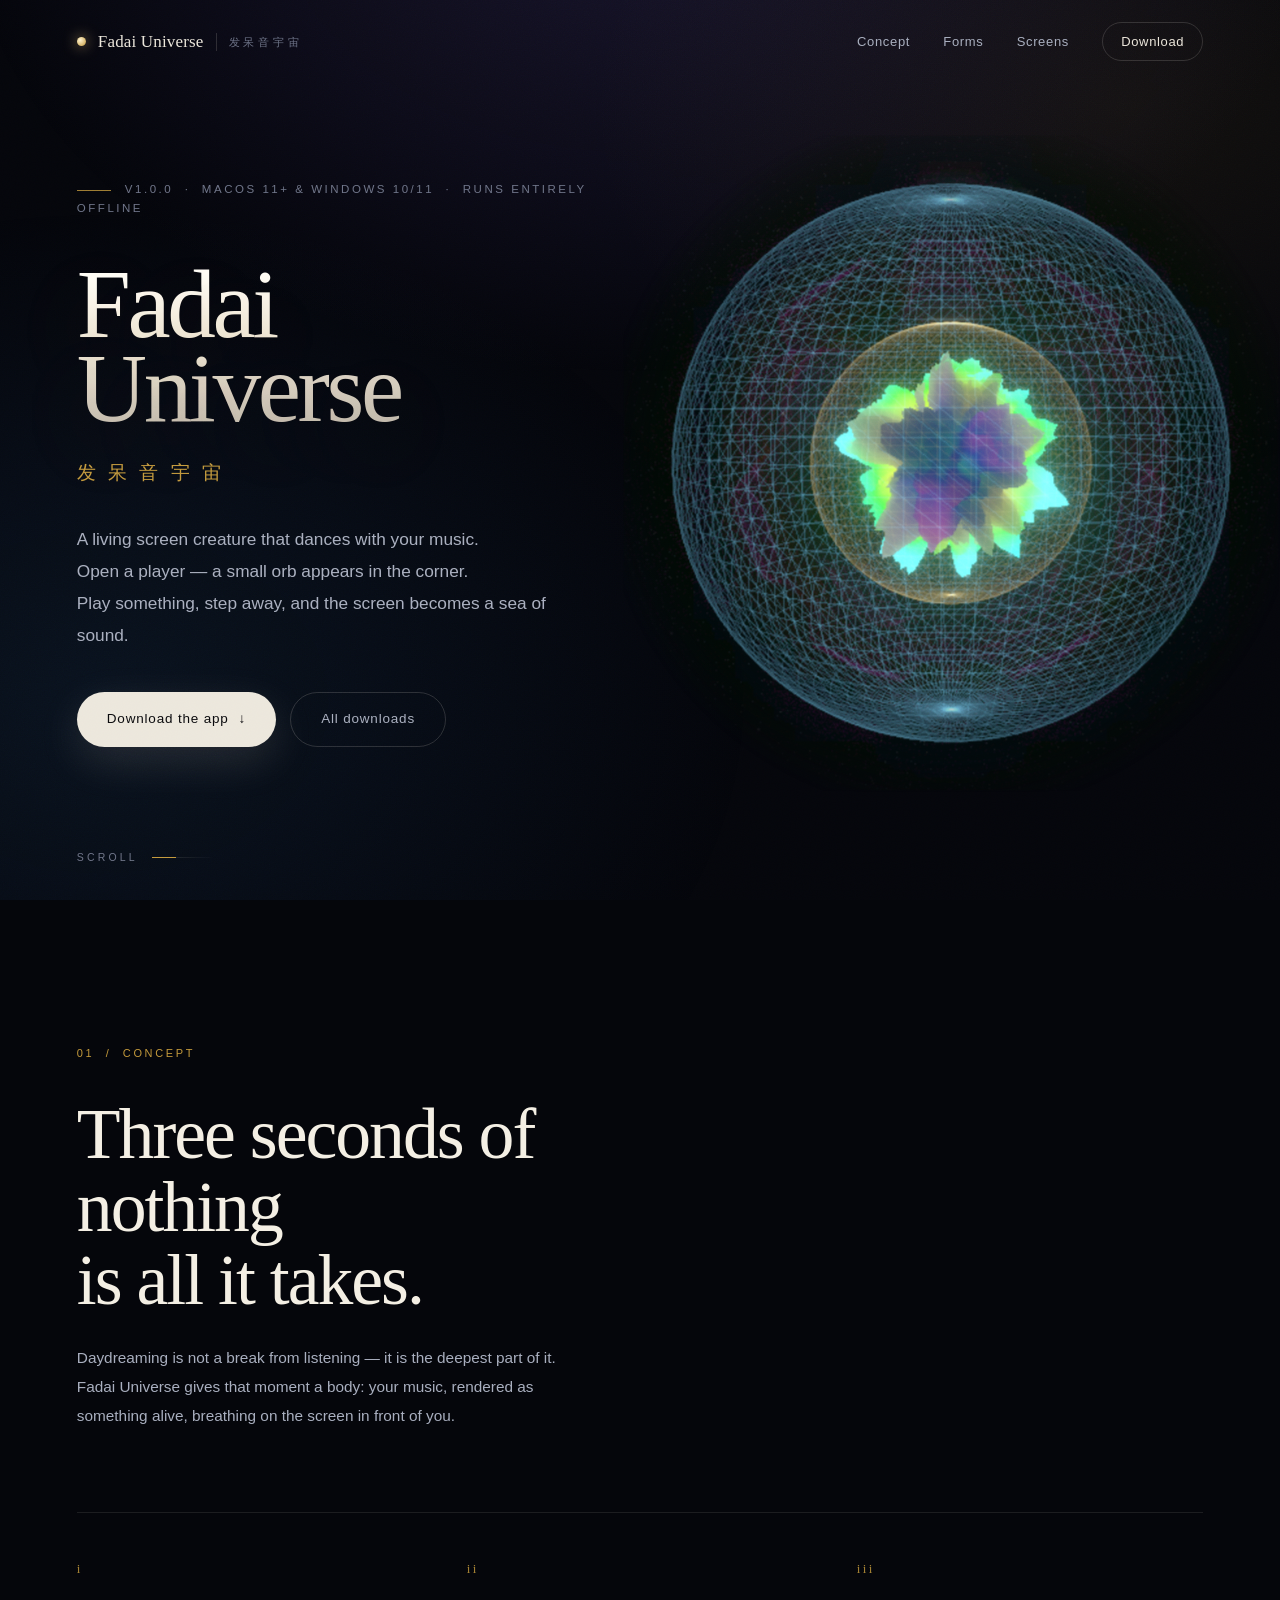
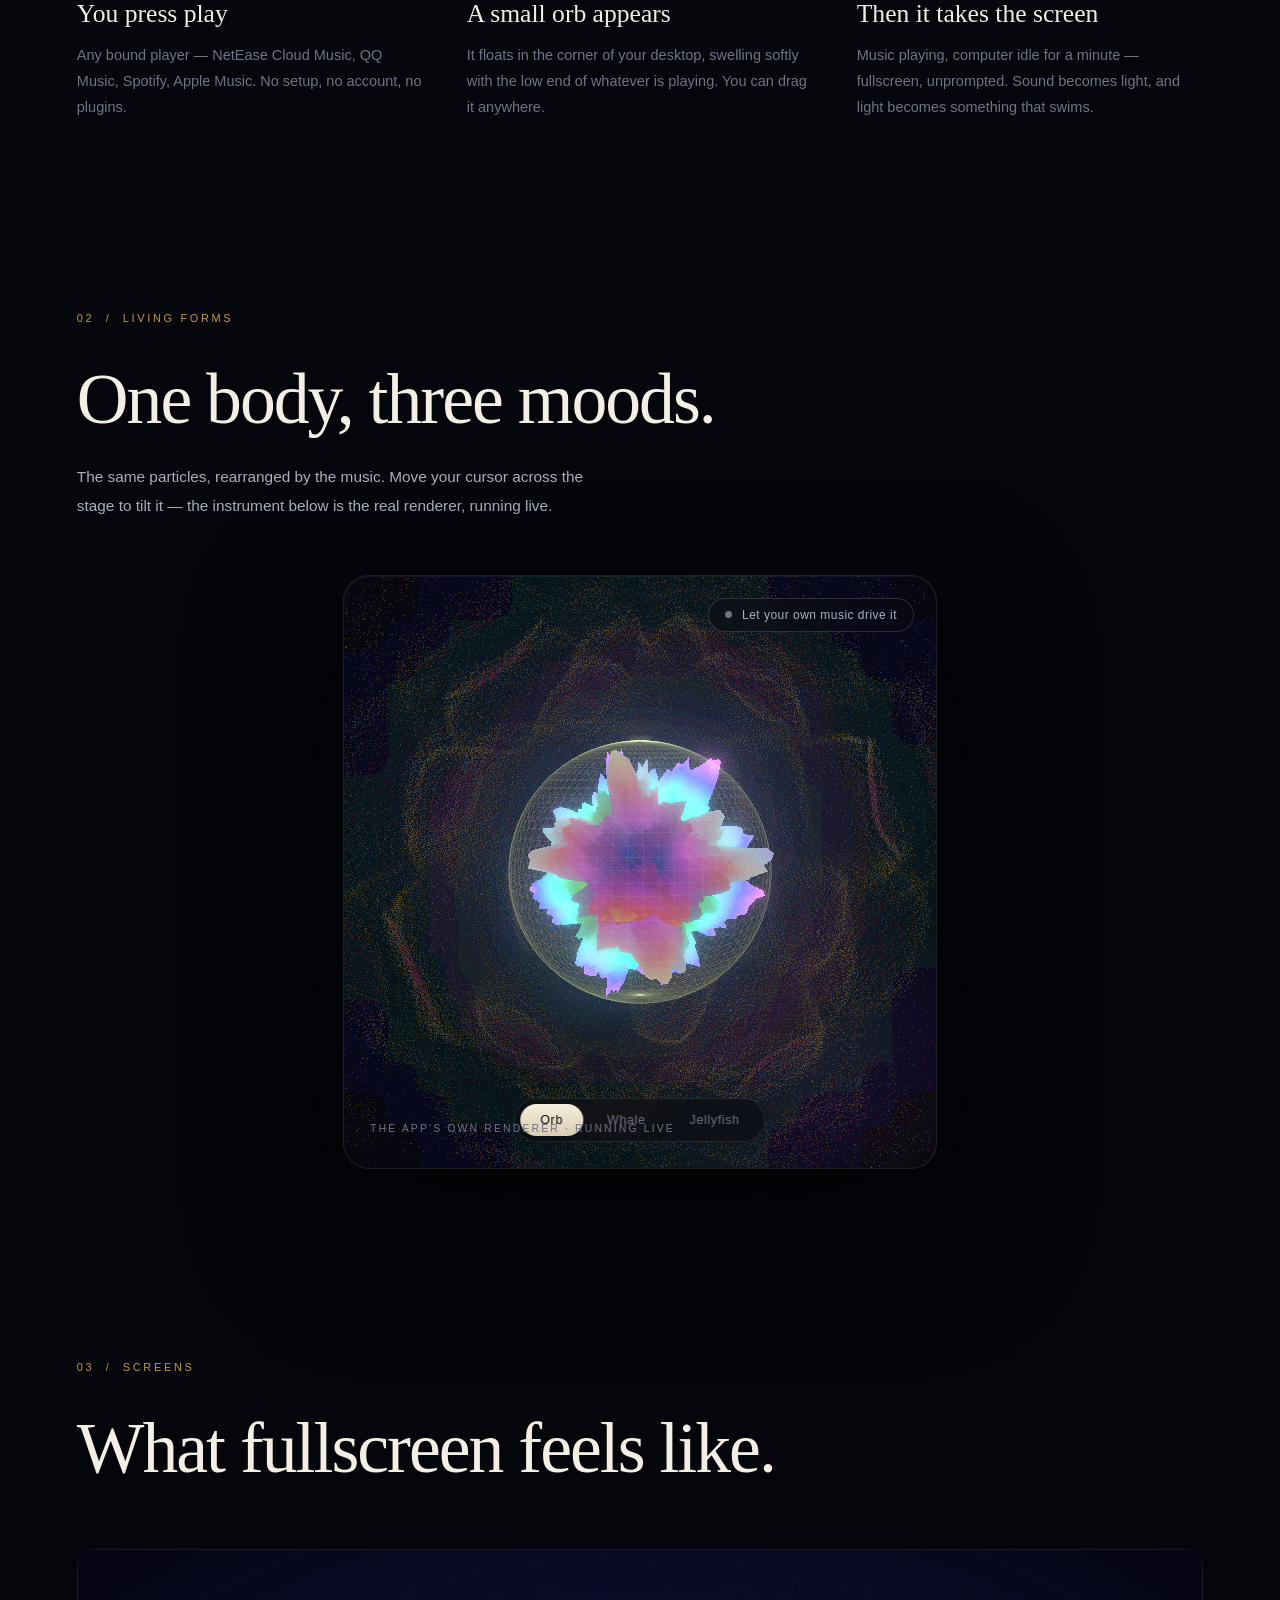
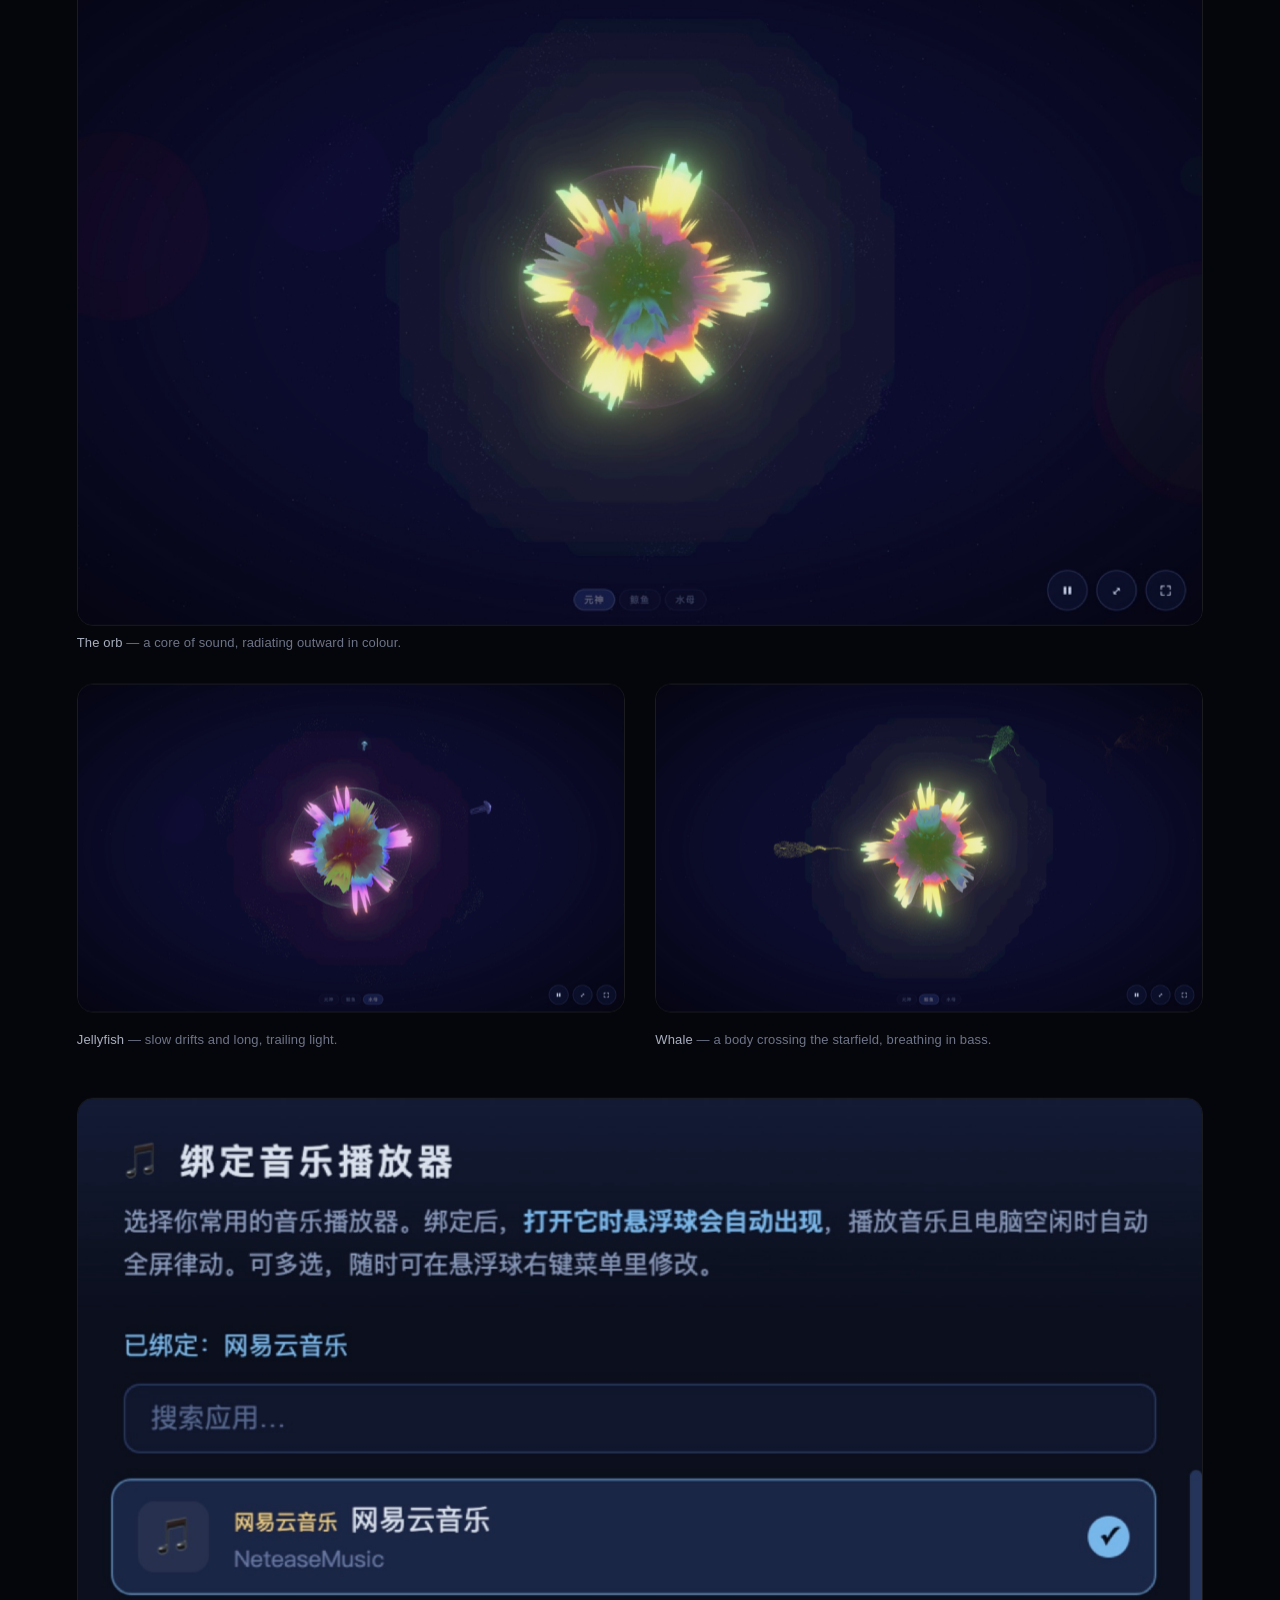
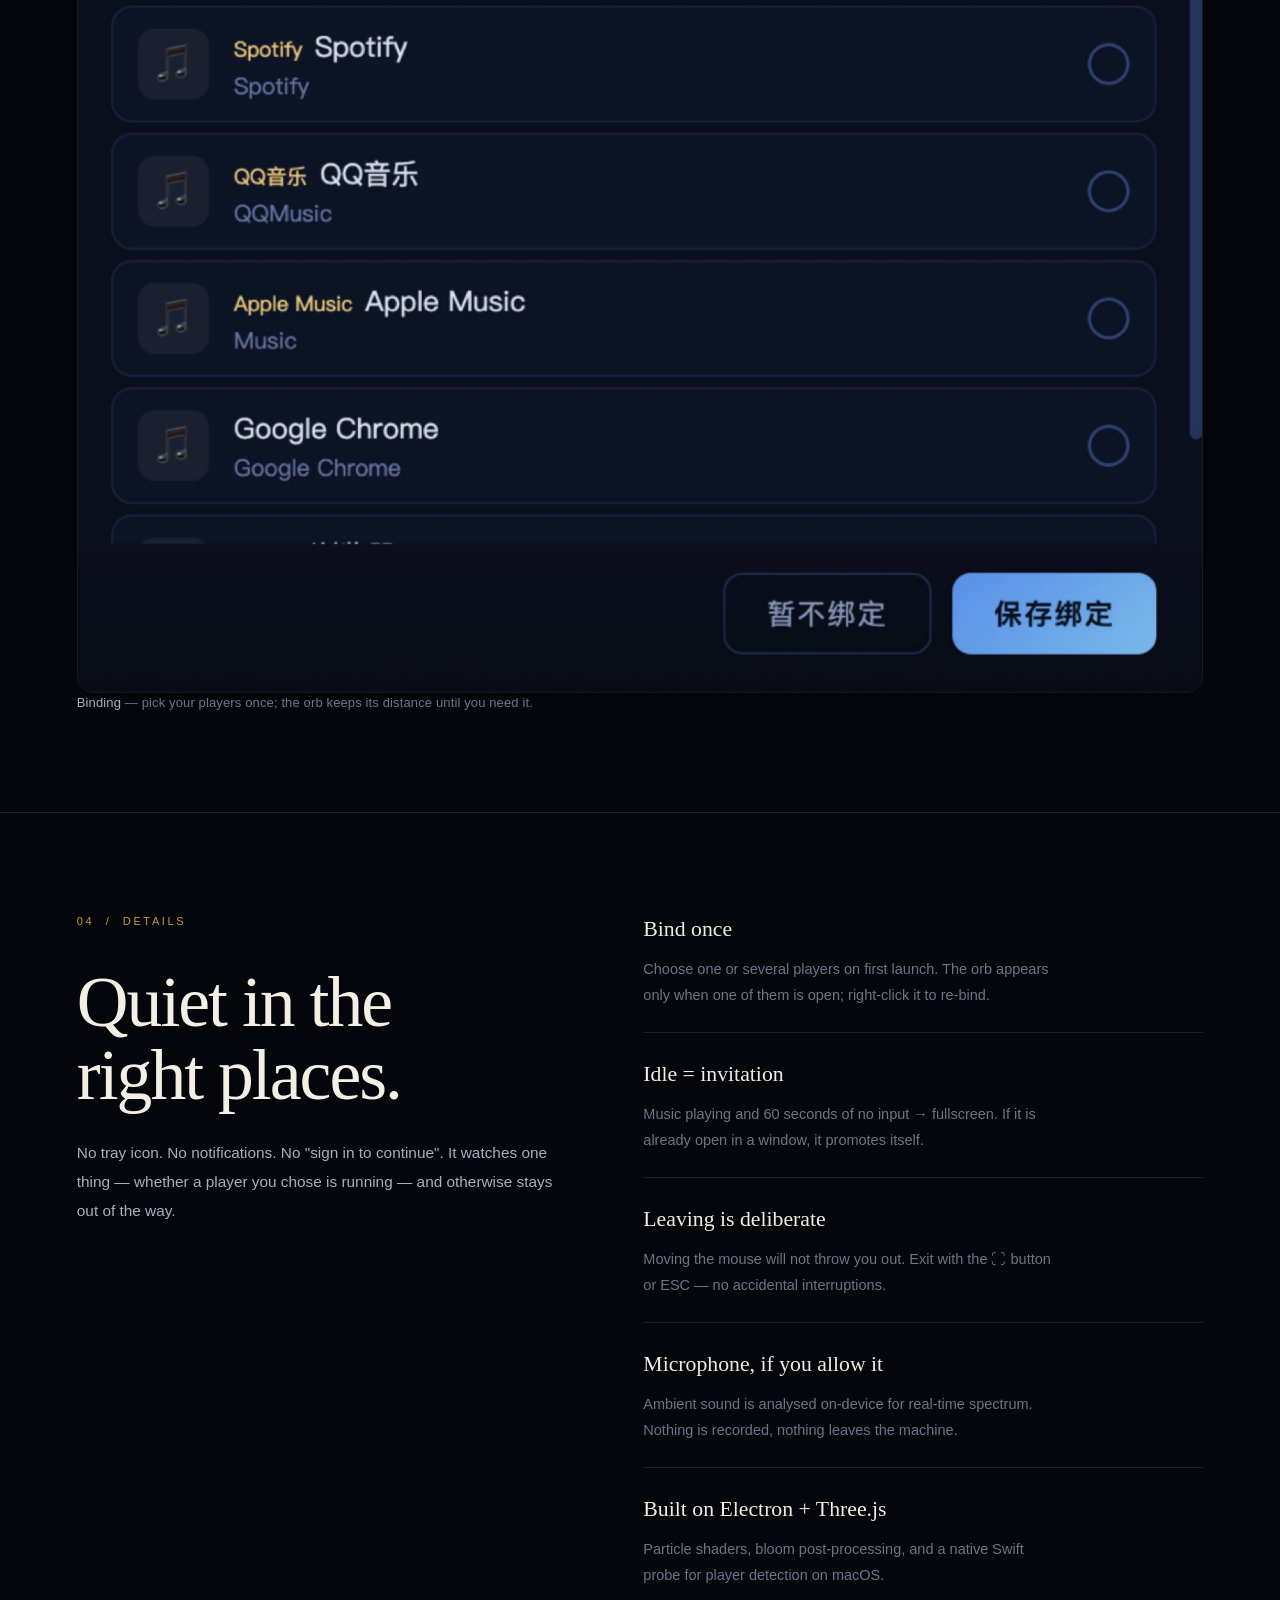
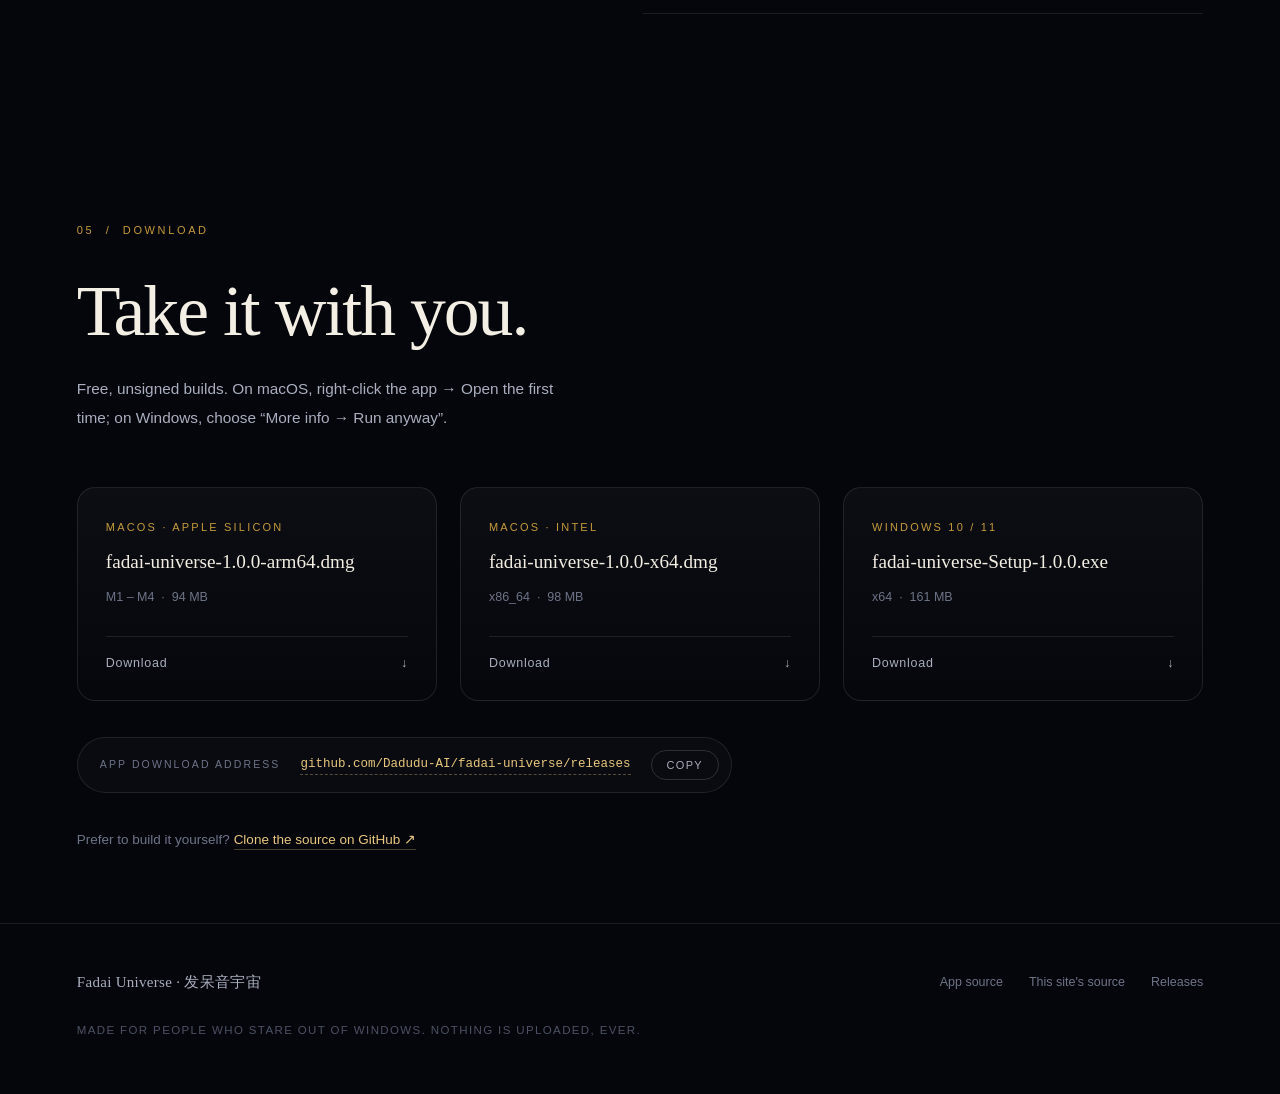
<file: index.html>
<!doctype html>
<html lang="en">
<head>
<meta charset="utf-8">
<meta name="viewport" content="width=device-width, initial-scale=1">
<title>Fadai Universe — your music, given a body</title>
<meta name="description" content="Fadai Universe is a music-reactive screen creature for macOS and Windows. Open your player and a small orb appears; play music and step away, and the screen becomes a sea of sound. Runs 100% locally.">
<meta name="theme-color" content="#05060b">
<meta property="og:title" content="Fadai Universe — your music, given a body">
<meta property="og:description" content="A living screen creature that dances with your music. Orb, whale, jellyfish — three forms, born from sound.">
<meta property="og:type" content="website">
<meta property="og:image" content="assets/img/cover.jpg">
<link rel="icon" href="data:image/svg+xml,<svg xmlns='http://www.w3.org/2000/svg' viewBox='0 0 32 32'><circle cx='16' cy='16' r='13' fill='none' stroke='%23C49A3C' stroke-width='1.2'/><circle cx='16' cy='16' r='5' fill='%23FFD98A'/></svg>">
<link rel="stylesheet" href="css/style.css">
</head>
<body>

<div class="grain" aria-hidden="true"></div>

<header class="nav" id="nav">
  <a class="nav__mark" href="#top" aria-label="Fadai Universe">
    <span class="nav__dot"></span>
    <span class="nav__name">Fadai&nbsp;Universe</span>
    <span class="nav__cn">发呆音宇宙</span>
  </a>
  <nav class="nav__links">
    <a href="#concept">Concept</a>
    <a href="#forms">Forms</a>
    <a href="#gallery">Screens</a>
    <a href="#download" class="nav__cta">Download</a>
  </nav>
</header>

<main>

  <!-- ───────────────────────────── hero ───────────────────────────── -->
  <section class="hero" id="top">
    <div class="hero__inner">
      <div class="hero__copy">
        <p class="eyebrow reveal">v1.0.0 &nbsp;·&nbsp; macOS 11+ &amp; Windows 10/11 &nbsp;·&nbsp; runs entirely offline</p>
        <h1 class="hero__title reveal" data-d="1">Fadai<br>Universe</h1>
        <p class="hero__cn reveal" data-d="2">发呆音宇宙</p>
        <p class="hero__lede reveal" data-d="3">
          A living screen creature that dances with your music.<br>
          Open a player — a small orb appears in the corner.<br>
          Play something, step away, and the screen becomes a sea of sound.
        </p>
        <div class="hero__cta reveal" data-d="4">
          <a class="btn btn--solid" id="dlHero" href="#download" rel="noopener">Download the app <span aria-hidden="true">↓</span></a>
          <a class="btn btn--ghost" href="#download">All downloads</a>
        </div>
      </div>

      <div class="hero__stage reveal" data-d="2">
        <iframe class="viz" src="viz/app.html?embed=1&mode=orb" title="Fadai Universe visualizer"
                allow="microphone; autoplay" scrolling="no" tabindex="-1" aria-hidden="true"></iframe>
      </div>
    </div>

    <div class="hero__foot reveal" data-d="5">
      <span>Scroll</span>
      <i></i>
    </div>
  </section>

  <!-- ───────────────────────────── concept ───────────────────────────── -->
  <section class="concept" id="concept">
    <div class="wrap">
      <p class="label reveal">01 &nbsp;/&nbsp; Concept</p>
      <h2 class="display reveal" data-d="1">
        Three seconds of nothing<br>
        is all it takes.
      </h2>
      <p class="lede reveal" data-d="2">
        Daydreaming is not a break from listening — it is the deepest part of it.
        Fadai Universe gives that moment a body: your music, rendered as something
        alive, breathing on the screen in front of you.
      </p>

      <ol class="steps">
        <li class="step reveal">
          <span class="step__n">i</span>
          <h3>You press play</h3>
          <p>Any bound player — NetEase Cloud Music, QQ Music, Spotify, Apple Music. No setup, no account, no plugins.</p>
        </li>
        <li class="step reveal" data-d="1">
          <span class="step__n">ii</span>
          <h3>A small orb appears</h3>
          <p id="step2">It floats in the corner of your desktop, swelling softly with the low end of whatever is playing. You can drag it anywhere.</p>
        </li>
        <li class="step reveal" data-d="2">
          <span class="step__n">iii</span>
          <h3>Then it takes the screen</h3>
          <p>Music playing, computer idle for a minute — fullscreen, unprompted. Sound becomes light, and light becomes something that swims.</p>
        </li>
      </ol>
    </div>
  </section>

  <!-- ───────────────────────────── forms ───────────────────────────── -->
  <section class="forms" id="forms">
    <div class="wrap">
      <p class="label reveal">02 &nbsp;/&nbsp; Living forms</p>
      <h2 class="display reveal" data-d="1">One body, three moods.</h2>
      <p class="lede reveal" data-d="2">
        The same particles, rearranged by the music. Move your cursor across the
        stage to tilt it — the instrument below is the real renderer, running live.
      </p>
    </div>

    <div class="stage reveal" data-d="3">
      <iframe class="viz" id="stageViz" src="viz/app.html?embed=1&mode=orb" title="Fadai Universe visualizer — interactive"
              loading="lazy" allow="microphone; autoplay" scrolling="no"></iframe>

      <div class="stage__tabs" role="tablist" aria-label="Visualization form">
        <button class="chip is-active" data-mode="orb" role="tab" aria-selected="true">Orb</button>
        <button class="chip" data-mode="whale" role="tab" aria-selected="false">Whale</button>
        <button class="chip" data-mode="jelly" role="tab" aria-selected="false">Jellyfish</button>
      </div>

      <button class="mic" id="micBtn" type="button">
        <span class="mic__dot"></span>
        <span class="mic__label">Let your own music drive it</span>
      </button>

      <p class="stage__note" id="stageNote">The app's own renderer · running live</p>
    </div>
  </section>

  <!-- ───────────────────────────── gallery ───────────────────────────── -->
  <section class="gallery" id="gallery">
    <div class="wrap">
      <p class="label reveal">03 &nbsp;/&nbsp; Screens</p>
      <h2 class="display reveal" data-d="1">What fullscreen feels like.</h2>
    </div>

    <div class="shots">
      <figure class="shot shot--wide reveal">
        <img src="assets/img/cover.jpg" alt="Fadai Universe fullscreen orb visualization" loading="lazy">
        <figcaption><b>The orb</b> — a core of sound, radiating outward in colour.</figcaption>
      </figure>
      <figure class="shot reveal" data-d="1">
        <img src="assets/img/jelly.jpg" alt="Jellyfish visualization" loading="lazy">
        <figcaption><b>Jellyfish</b> — slow drifts and long, trailing light.</figcaption>
      </figure>
      <figure class="shot reveal" data-d="2">
        <img src="assets/img/whale.jpg" alt="Whale visualization" loading="lazy">
        <figcaption><b>Whale</b> — a body crossing the starfield, breathing in bass.</figcaption>
      </figure>
      <figure class="shot shot--wide reveal">
        <img src="assets/img/bind.jpg" alt="Player binding window" loading="lazy">
        <figcaption><b>Binding</b> — pick your players once; the orb keeps its distance until you need it.</figcaption>
      </figure>
    </div>
  </section>

  <!-- ───────────────────────────── details ───────────────────────────── -->
  <section class="details" id="details">
    <div class="wrap details__grid">
      <div>
        <p class="label reveal">04 &nbsp;/&nbsp; Details</p>
        <h2 class="display reveal" data-d="1">Quiet in the<br>right places.</h2>
        <p class="lede reveal" data-d="2">
          No tray icon. No notifications. No "sign in to continue".
          It watches one thing — whether a player you chose is running —
          and otherwise stays out of the way.
        </p>
      </div>

      <dl class="specs">
        <div class="spec reveal">
          <dt>Bind once</dt>
          <dd>Choose one or several players on first launch. The orb appears only when one of them is open; right-click it to re-bind.</dd>
        </div>
        <div class="spec reveal" data-d="1">
          <dt>Idle = invitation</dt>
          <dd>Music playing and 60 seconds of no input → fullscreen. If it is already open in a window, it promotes itself.</dd>
        </div>
        <div class="spec reveal" data-d="2">
          <dt>Leaving is deliberate</dt>
          <dd>Moving the mouse will not throw you out. Exit with the ⛶ button or ESC — no accidental interruptions.</dd>
        </div>
        <div class="spec reveal" data-d="3">
          <dt>Microphone, if you allow it</dt>
          <dd>Ambient sound is analysed on-device for real-time spectrum. Nothing is recorded, nothing leaves the machine.</dd>
        </div>
        <div class="spec reveal" data-d="4">
          <dt>Built on Electron + Three.js</dt>
          <dd>Particle shaders, bloom post-processing, and a native Swift probe for player detection on macOS.</dd>
        </div>
      </dl>
    </div>
  </section>

  <!-- ───────────────────────────── download ───────────────────────────── -->
  <section class="download" id="download">
    <div class="wrap">
      <p class="label reveal">05 &nbsp;/&nbsp; Download</p>
      <h2 class="display reveal" data-d="1">Take it with you.</h2>
      <p class="lede reveal" data-d="2">Free, unsigned builds. On macOS, right-click the app → Open the first time; on Windows, choose “More info → Run anyway”.</p>

      <div class="cards">
        <a class="card reveal" href="https://github.com/Dadudu-AI/fadai-universe/releases/download/v1.0.0/fadai-universe-1.0.0-arm64.dmg">
          <span class="card__os">macOS · Apple Silicon</span>
          <span class="card__file">fadai-universe-1.0.0-arm64.dmg</span>
          <span class="card__meta">M1 – M4 &nbsp;·&nbsp; <span data-size="arm64">94 MB</span></span>
          <span class="card__go">Download <i>↓</i></span>
        </a>
        <a class="card reveal" data-d="1" href="https://github.com/Dadudu-AI/fadai-universe/releases/download/v1.0.0/fadai-universe-1.0.0-x64.dmg">
          <span class="card__os">macOS · Intel</span>
          <span class="card__file">fadai-universe-1.0.0-x64.dmg</span>
          <span class="card__meta">x86_64 &nbsp;·&nbsp; <span data-size="x64">98 MB</span></span>
          <span class="card__go">Download <i>↓</i></span>
        </a>
        <a class="card reveal" data-d="2" href="https://github.com/Dadudu-AI/fadai-universe/releases/download/v1.0.0/fadai-universe-Setup-1.0.0.exe">
          <span class="card__os">Windows 10 / 11</span>
          <span class="card__file">fadai-universe-Setup-1.0.0.exe</span>
          <span class="card__meta">x64 &nbsp;·&nbsp; <span data-size="win">161 MB</span></span>
          <span class="card__go">Download <i>↓</i></span>
        </a>
      </div>

      <div class="dlurl reveal">
        <span class="dlurl__label">App download address</span>
        <a class="dlurl__value" id="dlUrl" href="https://github.com/Dadudu-AI/fadai-universe/releases/latest">github.com/Dadudu-AI/fadai-universe/releases</a>
        <button class="dlurl__copy" id="copyDl" type="button">Copy</button>
      </div>

      <p class="download__alt reveal">
        Prefer to build it yourself?
        <a href="https://github.com/Dadudu-AI/fadai-universe">Clone the source on GitHub ↗</a>
      </p>
    </div>
  </section>
</main>

<footer class="foot">
  <div class="foot__row">
    <span class="foot__mark">Fadai Universe · 发呆音宇宙</span>
    <nav>
      <a href="https://github.com/Dadudu-AI/fadai-universe">App source</a>
      <a href="https://github.com/Dadudu-AI/fadai-universe-site">This site's source</a>
      <a href="https://github.com/Dadudu-AI/fadai-universe/releases">Releases</a>
    </nav>
  </div>
  <p class="foot__fine">Made for people who stare out of windows. Nothing is uploaded, ever.</p>
</footer>

<script src="js/main.js"></script>
</body>
</html>
</file>
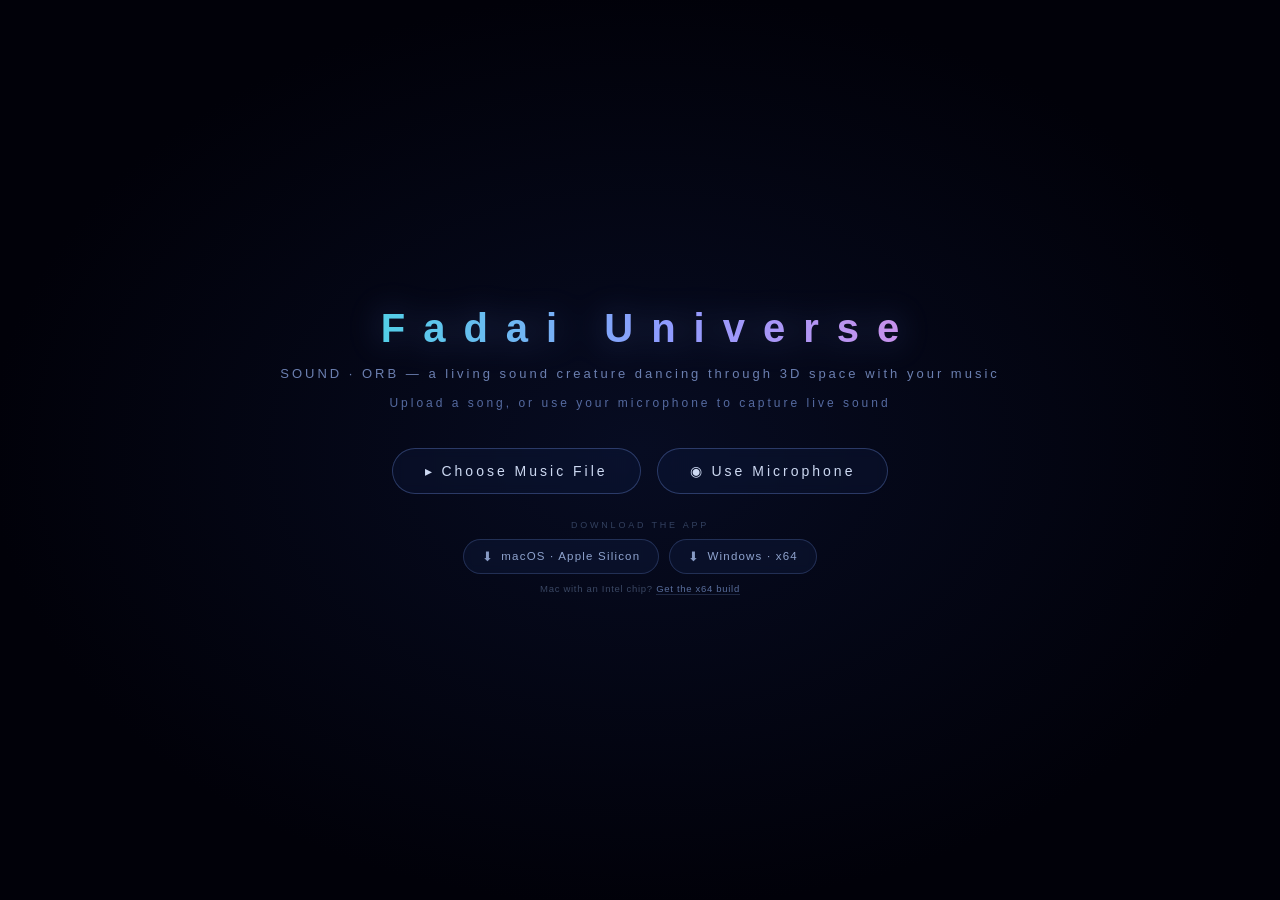
<file: viz/app.html>
<!DOCTYPE html>
<html lang="en">
<head>
<meta charset="UTF-8">
<meta name="viewport" content="width=device-width, initial-scale=1.0">
<title>Fadai Universe · Music-Reactive Visualization</title>
<style>
  html,body{margin:0;padding:0;overflow:hidden;background:#010109;font-family:-apple-system,"PingFang SC",sans-serif;color:#c7d8f5;}
  canvas{display:block;}
  #cover{position:fixed;inset:0;z-index:30;display:flex;flex-direction:column;align-items:center;justify-content:center;
    padding:0 24px;box-sizing:border-box;
    background:radial-gradient(ellipse at center,#070c22 0%,#010109 72%);text-align:center;transition:opacity 1.1s;}
  #cover.off{opacity:0;pointer-events:none;}
  #cover h1{font-size:40px;letter-spacing:18px;text-indent:18px;margin:0 0 8px;font-weight:600;
    background:linear-gradient(90deg,#4fd2e6,#8f9bff,#d98fe6,#e6c78f,#4fd2e6);background-size:220% auto;
    -webkit-background-clip:text;background-clip:text;color:transparent;animation:flow 8s linear infinite;
    filter:drop-shadow(0 0 16px rgba(110,140,230,.4));}
  @keyframes flow{to{background-position:220% center;}}
  #cover p{font-size:13px;letter-spacing:3px;color:#6b7fb0;margin:4px 0;max-width:780px;line-height:1.7;}
  .btnrow{margin-top:30px;display:flex;gap:16px;flex-wrap:wrap;justify-content:center;}
  .btn{cursor:pointer;padding:14px 32px;border-radius:40px;font-size:14px;letter-spacing:3px;border:1px solid rgba(110,140,220,.35);
    background:rgba(24,40,90,.2);color:#cdd9f2;transition:.25s;backdrop-filter:blur(6px);}
  .btn:hover{background:rgba(56,92,190,.34);border-color:#6d97e6;box-shadow:0 0 24px rgba(70,110,220,.4);transform:translateY(-2px);}
  #file{display:none;}

  #track{position:fixed;top:18px;left:50%;transform:translateX(-50%);z-index:20;font-size:12.5px;letter-spacing:4px;color:#93aee0;
    text-shadow:0 0 12px rgba(70,110,220,.6);opacity:0;transition:opacity .6s;}
  #vg{position:fixed;inset:0;z-index:10;pointer-events:none;
    background:radial-gradient(ellipse at center,transparent 46%,rgba(0,0,0,.62) 100%);}
  #ctl{position:fixed;right:18px;bottom:16px;z-index:20;display:flex;gap:10px;opacity:0;transition:opacity .5s;}
  #ctl.show{opacity:1;}
  .mini{cursor:pointer;width:44px;height:44px;border-radius:50%;border:1px solid rgba(110,140,220,.3);
    background:rgba(24,40,90,.28);color:#cdd9f2;font-size:17px;display:flex;align-items:center;justify-content:center;transition:.2s;backdrop-filter:blur(6px);}
  .mini:hover{background:rgba(56,92,190,.44);box-shadow:0 0 16px rgba(70,110,220,.5);}

  #modes{position:fixed;bottom:16px;left:50%;transform:translateX(-50%);z-index:22;display:flex;gap:5px;
    opacity:0;transition:opacity .5s;pointer-events:none;}
  #modes.show{opacity:.42;pointer-events:auto;}
  #modes:hover{opacity:1;}
  .mode{cursor:pointer;padding:4px 11px;border-radius:20px;font-size:10.5px;letter-spacing:1px;
    border:1px solid rgba(120,145,210,.22);background:rgba(20,32,66,.28);color:#94a5cf;transition:.25s;backdrop-filter:blur(6px);}
  .mode:hover{background:rgba(56,92,190,.42);color:#eef4ff;border-color:rgba(127,160,234,.6);}
  .mode.active{background:rgba(70,110,220,.48);color:#fff;border-color:rgba(140,172,240,.65);}

  /* ---- 2026-11: download block — visible but one notch below the primary CTA ---- */
  .dlwrap{margin-top:26px;display:flex;flex-direction:column;align-items:center;gap:9px;}
  .dltitle{font-size:9px;letter-spacing:2.8px;color:#33415f;}
  .dlbtns{display:flex;gap:10px;flex-wrap:wrap;justify-content:center;}
  .dlbtn{display:flex;align-items:center;gap:7px;padding:9px 18px;border-radius:22px;
    font-size:11.5px;letter-spacing:1.2px;color:#8fa3ce;text-decoration:none;white-space:nowrap;
    border:1px solid rgba(100,130,200,.28);background:rgba(20,34,72,.34);
    transition:background .22s,border-color .22s,color .22s,box-shadow .22s;backdrop-filter:blur(6px);}
  .dlbtn:hover{background:rgba(56,92,190,.42);border-color:rgba(127,160,234,.65);color:#eaf1ff;box-shadow:0 0 18px rgba(70,110,220,.35);}
  .dlbtn.primary{border-color:rgba(127,160,234,.62);background:rgba(56,92,190,.38);color:#f2f7ff;}
  .dlbtn .ic{font-size:12.5px;opacity:.95;}
  .dlalt{font-size:9.5px;letter-spacing:.7px;color:#3a4763;}
  .dlalt a{color:#5a6f9e;text-decoration:none;border-bottom:1px solid rgba(90,111,158,.3);transition:color .2s;}
  .dlalt a:hover{color:#a8c0f0;}

  /* ---- 2026-11: feedback entry + modal ---- */
  .fblink{position:fixed;left:18px;bottom:16px;z-index:26;font-size:11px;letter-spacing:1.8px;
    color:#4e6187;cursor:pointer;opacity:0;transition:opacity .5s,color .2s;user-select:none;}
  .fblink.show{opacity:.78;}
  .fblink:hover{opacity:1;color:#a8c0f0;}
  #fbmodal{position:fixed;inset:0;z-index:60;display:none;align-items:center;justify-content:center;
    background:rgba(2,4,12,.74);backdrop-filter:blur(9px);padding:20px;}
  #fbmodal.on{display:flex;}
  #fbbox{width:100%;max-width:400px;border-radius:18px;padding:24px 24px 18px;
    background:linear-gradient(165deg,#0d1533,#060a1a);border:1px solid rgba(95,125,205,.26);
    box-shadow:0 28px 80px rgba(0,0,0,.72);}
  #fbbox h3{margin:0 0 5px;font-size:14px;font-weight:600;letter-spacing:2.6px;color:#dbe6ff;}
  #fbbox .sub{margin:0 0 15px;font-size:11px;letter-spacing:.5px;color:#5c6f99;line-height:1.65;}
  #fbbox input,#fbbox textarea{width:100%;box-sizing:border-box;margin-bottom:10px;padding:11px 13px;
    border-radius:11px;border:1px solid rgba(95,125,205,.24);background:rgba(10,17,38,.82);
    color:#d3def7;font-size:12.5px;font-family:inherit;outline:none;transition:border-color .2s;}
  #fbbox input:focus,#fbbox textarea:focus{border-color:rgba(127,160,234,.62);}
  #fbbox textarea{height:92px;resize:none;line-height:1.6;}
  #fbbox input::placeholder,#fbbox textarea::placeholder{color:#44536f;}
  .fbrow{display:flex;gap:10px;justify-content:flex-end;margin-top:4px;}
  .fbbtn{cursor:pointer;padding:9px 20px;border-radius:22px;font-size:11.5px;letter-spacing:1.8px;
    border:1px solid rgba(110,140,220,.26);background:rgba(24,40,90,.22);color:#a9bce0;transition:.2s;}
  .fbbtn:hover{background:rgba(56,92,190,.34);color:#eaf1ff;}
  .fbbtn.primary{background:rgba(70,110,220,.5);border-color:rgba(140,172,240,.6);color:#fff;}
  .fbbtn.primary:hover{background:rgba(86,128,235,.68);box-shadow:0 0 20px rgba(80,120,225,.45);}
  .fbbtn.busy{opacity:.45;pointer-events:none;}
  #fbmsg2{font-size:10.5px;letter-spacing:.4px;color:#6d81a8;margin-top:9px;min-height:13px;line-height:1.5;}
  #fbmsg2.err{color:#e08b8b;}
  #fbmsg2.ok{color:#7fd6a8;}

  /* ---- 2026-11: responsive fixes — the 40px/18px headline broke into two lines and clipped
     the subtitle on phones, and the three bottom bars collided under 720px ---- */
  @media (max-width:720px){
    #cover h1{font-size:25px;letter-spacing:9px;text-indent:9px;margin-bottom:6px;}
    #cover p{font-size:11.5px;letter-spacing:1.4px;line-height:1.75;}
    #cover p[style]{font-size:10.5px!important;}
    .btnrow{margin-top:22px;gap:10px;}
    .btn{padding:11px 22px;font-size:12px;letter-spacing:1.6px;}
    .dlwrap{margin-top:20px;gap:7px;}
    .dlbtns{gap:8px;}
    .dlbtn{font-size:10.5px;padding:8px 14px;letter-spacing:.5px;}
    .dltitle{font-size:8px;letter-spacing:2px;}
    .dlalt{font-size:9px;}
    #modes{bottom:74px;}
    .mode{font-size:9.5px;padding:3px 9px;}
    .fblink{font-size:9.5px;letter-spacing:1px;left:14px;bottom:14px;}
    #fbbox{padding:20px 18px 14px;}
  }
  @media (max-width:380px){
    #cover h1{font-size:21px;letter-spacing:6px;}
    .btn{padding:10px 18px;font-size:11px;}
  }
</style>
</head>
<body>
<div id="cover">
  <h1>Fadai Universe</h1>
  <p>SOUND · ORB — a living sound creature dancing through 3D space with your music</p>
  <p style="font-size:12px;color:#556aa0;">Upload a song, or use your microphone to capture live sound</p>
  <div class="btnrow">
    <label class="btn" for="file">▸ Choose Music File</label>
    <div class="btn" id="micbtn">◉ Use Microphone</div>
  </div>
  <div class="dlwrap">
    <div class="dltitle">DOWNLOAD THE APP</div>
    <div class="dlbtns">
      <a class="dlbtn" id="dlMac" href="https://github.com/Dadudu-AI/fadai-universe/releases/download/v1.0.0/fadai-universe-1.0.0-arm64.dmg" download rel="noopener"><span class="ic">⬇</span> macOS · Apple Silicon</a>
      <a class="dlbtn" id="dlWin" href="https://github.com/Dadudu-AI/fadai-universe/releases/download/v1.0.0/fadai-universe-Setup-1.0.0.exe" download rel="noopener"><span class="ic">⬇</span> Windows · x64</a>
    </div>
    <div class="dlalt">Mac with an Intel chip? <a href="https://github.com/Dadudu-AI/fadai-universe/releases/download/v1.0.0/fadai-universe-1.0.0-x64.dmg" download>Get the x64 build</a></div>
  </div>
  <input type="file" id="file" accept="audio/*">
</div>

<div id="track"></div>
<div id="modes">
  <div class="mode" data-m="1">Primordial</div>
  <div class="mode active" data-m="2">Whale</div>
  <div class="mode" data-m="4">Jellyfish</div>
</div>
<div id="ctl">
  <div class="mini" id="playpause" title="Play / Pause">⏸</div>
  <div class="mini" id="another" title="Next / Switch Source">⤢</div>
  <div class="mini" id="fullscreen" title="Fullscreen">⛶</div>
</div>
<div id="vg"></div>

<div class="fblink" id="fblink">✎ FEEDBACK</div>
<div id="fbmodal">
  <div id="fbbox">
    <h3>SEND FEEDBACK</h3>
    <p class="sub">How does it run on your machine? Bugs, lag, visual ideas — every note gets read and shapes the next build.</p>
    <input id="fbname" maxlength="40" placeholder="Your name (optional)">
    <textarea id="fbmsg" maxlength="800" placeholder="What should we improve? Tell us your device, what happened, and what you expected."></textarea>
    <div class="fbrow">
      <div class="fbbtn" id="fbcancel">Cancel</div>
      <div class="fbbtn primary" id="fbsend">Send</div>
    </div>
    <div id="fbmsg2"></div>
  </div>
</div>

<script src="lib/three.min.js"></script>
<script src="lib/OrbitControls.js"></script>
<script src="lib/CopyShader.js"></script>
<script src="lib/LuminosityHighPassShader.js"></script>
<script src="lib/GammaCorrectionShader.js"></script>
<script src="lib/EffectComposer.js"></script>
<script src="lib/RenderPass.js"></script>
<script src="lib/ShaderPass.js"></script>
<script src="lib/UnrealBloomPass.js"></script>
<script>
"use strict";
// ==================== Global ====================
var scene, camera, renderer, controls, composer, bloom, clock;
var audioCtx, analyser, freqData, timeData, audioEl, mediaSource, micStream, playing=false;
var W=window.innerWidth, H=window.innerHeight;

var freqTex, freqTexData, FTN=512;
var bass=0, mid=0, treble=0, overall=0, beat=0, beatHold=0, beatCool=0;
var bassS=0, midS=0, trebleS=0, overallS=0, hueBase=0.58;
var camPunch=0, camRoll=0, flowEnergy=0;

var orb;                       // the unified orb (group)
var shells=[];                 // layered particle shells (volume layers of the same form)
var heart, heartWire;          // inner glowing core
var flowCreature, flowMat, flowN=72000;   // inner curl-flow living creature
var stars, starMat, nebula=[], shockwaves=[];
var whales=[];                  // fluid whale list (0 blue 1 humpback 2 sperm)
var whaleCooldown=0, notes=[], noteTexCache={}, jellies=[], puffs=[];   // global spawn arrays
var vizMode=2, spawnCooldown=0;   // visual mode: 1 primordial 2 whale 4 jellyfish

// ---------- GLSL: 3D simplex noise (Ashima) ----------
var SNOISE=[
"vec3 mod289(vec3 x){return x-floor(x*(1.0/289.0))*289.0;}",
"vec4 mod289(vec4 x){return x-floor(x*(1.0/289.0))*289.0;}",
"vec4 permute(vec4 x){return mod289(((x*34.0)+1.0)*x);}",
"vec4 taylorInvSqrt(vec4 r){return 1.79284291400159-0.85373472095314*r;}",
"float snoise(vec3 v){",
" const vec2 C=vec2(1.0/6.0,1.0/3.0);const vec4 D=vec4(0.0,0.5,1.0,2.0);",
" vec3 i=floor(v+dot(v,C.yyy));vec3 x0=v-i+dot(i,C.xxx);",
" vec3 g=step(x0.yzx,x0.xyz);vec3 l=1.0-g;vec3 i1=min(g.xyz,l.zxy);vec3 i2=max(g.xyz,l.zxy);",
" vec3 x1=x0-i1+C.xxx;vec3 x2=x0-i2+C.yyy;vec3 x3=x0-D.yyy;",
" i=mod289(i);",
" vec4 p=permute(permute(permute(i.z+vec4(0.0,i1.z,i2.z,1.0))+i.y+vec4(0.0,i1.y,i2.y,1.0))+i.x+vec4(0.0,i1.x,i2.x,1.0));",
" float n_=0.142857142857;vec3 ns=n_*D.wyz-D.xzx;",
" vec4 j=p-49.0*floor(p*ns.z*ns.z);",
" vec4 x_=floor(j*ns.z);vec4 y_=floor(j-7.0*x_);",
" vec4 x=x_*ns.x+ns.yyyy;vec4 y=y_*ns.x+ns.yyyy;vec4 h=1.0-abs(x)-abs(y);",
" vec4 b0=vec4(x.xy,y.xy);vec4 b1=vec4(x.zw,y.zw);",
" vec4 s0=floor(b0)*2.0+1.0;vec4 s1=floor(b1)*2.0+1.0;vec4 sh=-step(h,vec4(0.0));",
" vec4 a0=b0.xzyw+s0.xzyw*sh.xxyy;vec4 a1=b1.xzyw+s1.xzyw*sh.zzww;",
" vec3 p0=vec3(a0.xy,h.x);vec3 p1=vec3(a0.zw,h.y);vec3 p2=vec3(a1.xy,h.z);vec3 p3=vec3(a1.zw,h.w);",
" vec4 norm=taylorInvSqrt(vec4(dot(p0,p0),dot(p1,p1),dot(p2,p2),dot(p3,p3)));",
" p0*=norm.x;p1*=norm.y;p2*=norm.z;p3*=norm.w;",
" vec4 m=max(0.6-vec4(dot(x0,x0),dot(x1,x1),dot(x2,x2),dot(x3,x3)),0.0);m=m*m;",
" return 42.0*dot(m*m,vec4(dot(p0,x0),dot(p1,x1),dot(p2,x2),dot(p3,x3)));",
"}"].join("\n");

var HSL="vec3 hsl2rgb(float h,float s,float l){vec3 r=clamp(abs(mod(h*6.0+vec3(0.0,4.0,2.0),6.0)-3.0)-1.0,0.0,1.0);return l+s*(r-0.5)*(1.0-abs(2.0*l-1.0));}";

// ---------- GLSL: curl noise (divergence-free vortex field for a churning, living flow) ----------
var CURL=[
"vec3 snoiseVec3(vec3 x){",
" float s=snoise(x);",
" float s1=snoise(vec3(x.y-19.1,x.z+33.4,x.x+47.2));",
" float s2=snoise(vec3(x.z+74.2,x.x-124.5,x.y+99.4));",
" return vec3(s,s1,s2);}",
"vec3 curlNoise(vec3 p){",
" const float e=0.12;vec3 dx=vec3(e,0.0,0.0),dy=vec3(0.0,e,0.0),dz=vec3(0.0,0.0,e);",
" vec3 px0=snoiseVec3(p-dx),px1=snoiseVec3(p+dx);",
" vec3 py0=snoiseVec3(p-dy),py1=snoiseVec3(p+dy);",
" vec3 pz0=snoiseVec3(p-dz),pz1=snoiseVec3(p+dz);",
" float x=py1.z-py0.z-pz1.y+pz0.y;",
" float y=pz1.x-pz0.x-px1.z+px0.z;",
" float z=px1.y-px0.y-py1.x+py0.x;",
" return normalize(vec3(x,y,z)/(2.0*e));}"].join("\n");

init();
animate();

// ==================== Init ====================
function init(){
  scene=new THREE.Scene();
  scene.fog=new THREE.FogExp2(0x010109,0.0010);

  camera=new THREE.PerspectiveCamera(58,W/H,0.1,8000);
  camera.position.set(0,30,360);

  renderer=new THREE.WebGLRenderer({antialias:true,powerPreference:"high-performance"});
  // 2026-11: cap at 1.75 instead of 2.0 — on Retina that is ~23% fewer pixels with no visible
  // difference, and it was the single biggest win for smoothness on high-dpi screens.
  renderer.setPixelRatio(Math.min(window.devicePixelRatio||1,1.75));
  renderer.setSize(W,H);
  renderer.setClearColor(0x010109,1);
  renderer.toneMapping=THREE.ACESFilmicToneMapping;
  renderer.toneMappingExposure=0.72;              // keep overall brightness low
  document.body.appendChild(renderer.domElement);

  controls=new THREE.OrbitControls(camera,renderer.domElement);
  controls.enableDamping=true;controls.dampingFactor=0.06;
  controls.minDistance=110;controls.maxDistance=1400;
  controls.autoRotate=true;controls.autoRotateSpeed=0.32;

  clock=new THREE.Clock();
  buildFreqTex();
  buildStars();
  buildNebula();
  buildOrb();          // unified orb
  buildLights();
  buildPost();

  window.addEventListener('resize',onResize);
  bindUI();
}

function buildFreqTex(){
  freqTexData=new Uint8Array(FTN*4);
  freqTex=new THREE.DataTexture(freqTexData,FTN,1,THREE.RGBAFormat,THREE.UnsignedByteType);
  freqTex.minFilter=THREE.LinearFilter;freqTex.magFilter=THREE.LinearFilter;freqTex.needsUpdate=true;
}

// ultra-fine soft glow dot texture
function softTex(){
  var s=64,c=document.createElement('canvas');c.width=c.height=s;
  var x=c.getContext('2d');
  var g=x.createRadialGradient(s/2,s/2,0,s/2,s/2,s/2);
  g.addColorStop(0,'rgba(255,255,255,1)');
  g.addColorStop(0.3,'rgba(255,255,255,0.7)');
  g.addColorStop(0.6,'rgba(255,255,255,0.16)');
  g.addColorStop(1,'rgba(255,255,255,0)');
  x.fillStyle=g;x.fillRect(0,0,s,s);
  return new THREE.CanvasTexture(c);
}

// ---------- Environment: dim starfield ----------
function buildStars(){
  var n=26000,pos=new Float32Array(n*3),col=new Float32Array(n*3),sz=new Float32Array(n);
  var c=new THREE.Color();
  for(var i=0;i<n;i++){
    var r=700+Math.random()*4200,th=Math.random()*Math.PI*2,ph=Math.acos(2*Math.random()-1);
    pos[i*3]=r*Math.sin(ph)*Math.cos(th);pos[i*3+1]=r*Math.cos(ph)*0.7;pos[i*3+2]=r*Math.sin(ph)*Math.sin(th);
    var t=Math.random();
    // more vivid, colorful star sea
    if(t<0.22)c.setHSL(0.58,0.85,0.72);        // blue
    else if(t<0.40)c.setHSL(0.11,0.9,0.72);    // gold
    else if(t<0.52)c.setHSL(0.88,0.8,0.72);    // magenta
    else if(t<0.62)c.setHSL(0.48,0.8,0.72);    // cyan
    else c.setHSL(0.6,0.15,0.85);              // cold white
    col[i*3]=c.r;col[i*3+1]=c.g;col[i*3+2]=c.b;sz[i]=1.0+Math.random()*2.6;
  }
  var g=new THREE.BufferGeometry();
  g.setAttribute('position',new THREE.Float32BufferAttribute(pos,3));
  g.setAttribute('color',new THREE.Float32BufferAttribute(col,3));
  g.setAttribute('aScale',new THREE.Float32BufferAttribute(sz,1));
  starMat=new THREE.ShaderMaterial({
    uniforms:{uTex:{value:softTex()},uPix:{value:renderer.getPixelRatio()},uBoost:{value:1.0}},
    vertexShader:["attribute float aScale;varying vec3 vC;uniform float uPix;uniform float uBoost;",
      "void main(){vC=color;vec4 mv=modelViewMatrix*vec4(position,1.0);",
      "gl_PointSize=aScale*uBoost*(320.0/-mv.z)*uPix;gl_Position=projectionMatrix*mv;}"].join("\n"),
    fragmentShader:["uniform sampler2D uTex;varying vec3 vC;",
      "void main(){vec4 t=texture2D(uTex,gl_PointCoord);if(t.a<0.02)discard;gl_FragColor=vec4(vC,1.0)*t.a*1.15;}"].join("\n"),
    transparent:true,blending:THREE.AdditiveBlending,depthWrite:false,vertexColors:true
  });
  stars=new THREE.Points(g,starMat);scene.add(stars);
}

function makeNebulaTex(hue){
  // 2026-11: 512px + multi-stop + dithering. The old 256px sprite got blown up to 900-2300px on
  // screen, and 8-bit banding turned the soft gradient into visible concentric rings that drifted
  // across the viewport as the camera auto-rotated ("floating circles" bug).
  var s=512,cvs=document.createElement('canvas');cvs.width=cvs.height=s;var ctx=cvs.getContext('2d');
  var g=ctx.createRadialGradient(s/2,s/2,0,s/2,s/2,s/2);
  var col=new THREE.Color().setHSL(hue,0.9,0.55);var R=(col.r*255)|0,G=(col.g*255)|0,B=(col.b*255)|0;
  g.addColorStop(0,   'rgba('+R+','+G+','+B+',0.50)');
  g.addColorStop(0.25,'rgba('+R+','+G+','+B+',0.26)');
  g.addColorStop(0.50,'rgba('+R+','+G+','+B+',0.10)');
  g.addColorStop(0.75,'rgba('+R+','+G+','+B+',0.03)');
  g.addColorStop(1,   'rgba('+R+','+G+','+B+',0)');
  ctx.fillStyle=g;ctx.fillRect(0,0,s,s);
  var img=ctx.getImageData(0,0,s,s),d=img.data;      // dither kills the banding
  for(var i=0;i<d.length;i+=4){
    var n=(Math.random()-0.5)*7;
    d[i]=Math.max(0,Math.min(255,d[i]+n));
    d[i+1]=Math.max(0,Math.min(255,d[i+1]+n));
    d[i+2]=Math.max(0,Math.min(255,d[i+2]+n));
  }
  ctx.putImageData(img,0,0);
  return new THREE.CanvasTexture(cvs);
}
function buildNebula(){
  var hues=[0.58,0.78,0.50,0.92,0.08,0.66,0.40,0.13];
  for(var i=0;i<hues.length;i++){
    var m=new THREE.SpriteMaterial({map:makeNebulaTex(hues[i]),transparent:true,opacity:0.045,blending:THREE.AdditiveBlending,depthWrite:false});
    var sp=new THREE.Sprite(m);var r=1100+Math.random()*2200,a=Math.random()*Math.PI*2;
    sp.position.set(Math.cos(a)*r,(Math.random()-0.5)*800,Math.sin(a)*r);
    // 2026-11: much smaller sprites pushed further out — big near-field sprites read as objects
    // sliding across the frame instead of distant haze.
    var sc=420+Math.random()*560;sp.scale.set(sc,sc,1);sp.userData.hue=hues[i];sp.userData.baseScale=sc;nebula.push(sp);scene.add(sp);
  }
}

// ==================== Unified Orb ====================
// per-shell particle material: spectrum texture drives radial displacement point-by-point + organic noise wobble
function shellMaterial(sizeMul, lightBias){
  return new THREE.ShaderMaterial({
    uniforms:{
      uFreqTex:{value:freqTex},uTime:{value:0},uBass:{value:0},uTreble:{value:0},
      uFlow:{value:0},uBeat:{value:0},uMid:{value:0},
      uTex:{value:softTex()},uPix:{value:renderer.getPixelRatio()},uSize:{value:sizeMul},uHue:{value:0.58}
    },
    vertexShader:[
      SNOISE,HSL,
      "uniform sampler2D uFreqTex;uniform float uTime,uBass,uTreble,uFlow,uBeat,uMid,uPix,uSize,uHue;",
      "attribute float aFreq;attribute float aSeed;attribute float aScale;",
      "varying vec3 vCol;varying float vAmp;",
      "void main(){",
      "  float amp=texture2D(uFreqTex,vec2(aFreq,0.5)).r;",
      "  vAmp=amp;",
      "  float R=length(position);vec3 dir=position/R;",
      "  float wob=snoise(dir*2.4+vec3(0.0,0.0,uTime*0.22));",           // organic 3D wobble, unique everywhere
      "  float hi=snoise(dir*6.0+vec3(uTime*0.4));",                     // high-frequency shimmer
      "  float pulse=sin(R*0.05 - uFlow*2.2)*(1.5+uBass*9.0+uMid*4.0);", // traveling pulse emitted outward from the creature
      "  float rr=R + amp*(R*0.30+13.0)",                               // stronger band at this point pushes it further out (rounded, not spiky)
      "          + wob*(1.2+amp*3.0)",
      "          + hi*uTreble*3.5",
      "          + pulse",                                              // inner/outer coupling
      "          + uBass*4.0 + uBeat*7.0;",                             // beat pushes everything outward
      "  vec3 p=dir*rr;",
      "  float h=mod(uHue + aFreq*0.75 + amp*0.28 + wob*0.03,1.0);",
      "  vCol=hsl2rgb(h,0.92,0.30+amp*0.32);",                          // more vivid
      "  vec4 mv=modelViewMatrix*vec4(p,1.0);",
      "  gl_PointSize=aScale*uSize*(0.5+amp*2.4)*(200.0/-mv.z)*uPix;",  // ultra-fine, nearly invisible when quiet
      "  gl_Position=projectionMatrix*mv;}"
    ].join("\n"),
    fragmentShader:[
      "uniform sampler2D uTex;varying vec3 vCol;varying float vAmp;",
      "void main(){vec4 t=texture2D(uTex,gl_PointCoord);if(t.a<0.02)discard;",
      "  vec3 col=vCol*(0.45+vAmp*1.25);",
      "  float a=t.a*(0.35+vAmp*0.65);",                                // quieter areas stay dimmer, avoids blowout
      "  gl_FragColor=vec4(col,1.0)*a;}"
    ].join("\n"),
    transparent:true,blending:THREE.AdditiveBlending,depthWrite:false
  });
}

// build one Fibonacci sphere shell
function makeShell(count,radius,scaleMin,scaleMax,sizeMul,jitter){
  var pos=new Float32Array(count*3),freq=new Float32Array(count),
      seed=new Float32Array(count),scl=new Float32Array(count);
  var GA=Math.PI*(3-Math.sqrt(5));                                     // golden angle
  for(var i=0;i<count;i++){
    var y=1-(i/(count-1))*2;                                          // 1..-1
    var rad=Math.sqrt(1-y*y);
    var th=GA*i;
    var nx=Math.cos(th)*rad, ny=y, nz=Math.sin(th)*rad;
    var rr=radius*(1+(Math.random()-0.5)*jitter);
    pos[i*3]=nx*rr;pos[i*3+1]=ny*rr;pos[i*3+2]=nz*rr;
    // frequency mapping: multi-zone pattern from lat/lon -> many independent rhythm zones across the sphere
    var lat=Math.asin(Math.max(-1,Math.min(1,ny)));
    var lon=Math.atan2(nz,nx);
    var pattern=0.5+0.5*Math.sin(lat*5.0)*Math.cos(lon*4.0);
    var f=0.03+pattern*0.60+(Math.random()-0.5)*0.03;
    freq[i]=Math.max(0,Math.min(0.66,f));
    seed[i]=Math.random();
    scl[i]=scaleMin+Math.random()*(scaleMax-scaleMin);
  }
  var g=new THREE.BufferGeometry();
  g.setAttribute('position',new THREE.Float32BufferAttribute(pos,3));
  g.setAttribute('aFreq',new THREE.Float32BufferAttribute(freq,1));
  g.setAttribute('aSeed',new THREE.Float32BufferAttribute(seed,1));
  g.setAttribute('aScale',new THREE.Float32BufferAttribute(scl,1));
  var mat=shellMaterial(sizeMul,0);
  var pts=new THREE.Points(g,mat);
  pts.userData.mat=mat;
  return pts;
}

function buildOrb(){
  orb=new THREE.Group();
  // three volumetric shells (varying density + radius, forming a body with thickness)
  var s1=makeShell(90000, 96, 0.30,0.75, 0.85, 0.02);
  var s2=makeShell(55000,120, 0.26,0.62, 0.72, 0.05);
  var s3=makeShell(30000,150, 0.22,0.52, 0.60, 0.10);
  shells=[s1,s2,s3];
  orb.add(s1);orb.add(s2);orb.add(s3);

  // inner glowing core (compact, wrapped by the flow creature as the main body)
  var hg=new THREE.IcosahedronGeometry(34,28);
  var hmat=new THREE.ShaderMaterial({
    uniforms:{uTime:{value:0},uFlow:{value:0},uBass:{value:0},uMid:{value:0},uTreble:{value:0},
      uBeat:{value:0},uHue:{value:0.58},uFreqTex:{value:freqTex}},
    vertexShader:[SNOISE,
      "uniform float uTime,uFlow,uBass,uMid,uTreble,uBeat;uniform sampler2D uFreqTex;",
      "varying vec3 vN;varying vec3 vV;varying float vD;varying float vAmp;",
      "float fbm(vec3 p){float a=0.0,amp=0.5;for(int i=0;i<4;i++){a+=amp*snoise(p);p*=2.02;amp*=0.5;}return a;}",
      "void main(){",
      "  vec3 dir=normalize(position);",
      "  float lat=asin(clamp(dir.y,-1.0,1.0));float lon=atan(dir.z,dir.x);",
      "  float fpat=0.5+0.5*sin(lat*4.0)*cos(lon*3.0);",                 // frequency zones echoing the shells
      "  float fslot=clamp(0.03+fpat*0.6,0.0,0.66);",
      "  float amp=texture2D(uFreqTex,vec2(fslot,0.5)).r;vAmp=amp;",
      "  float flow=fbm(dir*1.8+vec3(0.0,uFlow*0.6,uFlow));",           // churning, phase advances with energy
      "  float ripple=snoise(dir*7.0+vec3(uFlow*2.0))*uTreble;",        // high-frequency shimmer
      "  float wave=sin(lat*6.0-uFlow*3.0)*uMid;",                      // mid-frequency wave traveling along latitude
      "  float disp=flow*(7.0+uBass*36.0)",                             // bass churn swells outward
      "           +amp*amp*28.0",                                       // stronger band bulges more
      "           +ripple*4.5 +wave*5.5 +uBeat*9.0;",                   // shimmer + wave + beat pulse
      "  vD=disp;vec3 p=position+dir*disp;",
      "  vN=normalize(normalMatrix*normal);",
      "  vec4 mv=modelViewMatrix*vec4(p,1.0);vV=normalize(-mv.xyz);gl_Position=projectionMatrix*mv;}"].join("\n"),
    fragmentShader:[HSL,
      "uniform float uHue,uBass;varying vec3 vN;varying vec3 vV;varying float vD;varying float vAmp;",
      "void main(){float fr=pow(1.0-max(dot(vN,vV),0.0),2.4);",
      " float h=mod(uHue+vD*0.008+fr*0.2+vAmp*0.1,1.0);",
      " vec3 base=hsl2rgb(h,0.85,0.14+vAmp*0.14);",
      " vec3 rim=hsl2rgb(mod(h+0.5,1.0),0.9,0.34);",
      " vec3 col=mix(base*(0.22+uBass*0.5),rim,fr)+rim*fr*0.6+base*vAmp*0.5;",  // sound-activated regions brighten
      " gl_FragColor=vec4(col,1.0);}"].join("\n")
  });
  heart=new THREE.Mesh(hg,hmat);orb.add(heart);

  heartWire=new THREE.LineSegments(
    new THREE.WireframeGeometry(new THREE.SphereGeometry(64,64,40)),
    new THREE.LineBasicMaterial({color:0x466096,transparent:true,opacity:0.05,blending:THREE.AdditiveBlending,depthWrite:false}));
  orb.add(heartWire);

  // inner curl-flow creature: 72k particles churn inside the sphere, flow speed driven by music energy
  buildFlowCreature();

  scene.add(orb);
}

// ---------- Curl-Flow Creature ----------
function buildFlowCreature(){
  var pos=new Float32Array(flowN*3),freq=new Float32Array(flowN),
      seed=new Float32Array(flowN),scl=new Float32Array(flowN),base=new Float32Array(flowN*3);
  for(var i=0;i<flowN;i++){
    // uniform distribution inside the sphere
    var r=Math.pow(Math.random(),0.45)*66;
    var th=Math.random()*Math.PI*2,ph=Math.acos(2*Math.random()-1);
    var x=r*Math.sin(ph)*Math.cos(th),y=r*Math.cos(ph)*0.85,z=r*Math.sin(ph)*Math.sin(th);
    pos[i*3]=base[i*3]=x;pos[i*3+1]=base[i*3+1]=y;pos[i*3+2]=base[i*3+2]=z;
    var ang=Math.atan2(z,x),lat=Math.asin(Math.max(-1,Math.min(1,y/(r||0.01))));
    var fpat=0.5+0.5*Math.sin(lat*5.0)*Math.cos(ang*4.0);
    freq[i]=Math.max(0,Math.min(0.66,0.04+fpat*0.62));
    seed[i]=Math.random();scl[i]=0.5+Math.random()*1.3;
  }
  var g=new THREE.BufferGeometry();
  g.setAttribute('position',new THREE.Float32BufferAttribute(pos,3));
  g.setAttribute('aFreq',new THREE.Float32BufferAttribute(freq,1));
  g.setAttribute('aSeed',new THREE.Float32BufferAttribute(seed,1));
  g.setAttribute('aScale',new THREE.Float32BufferAttribute(scl,1));
  g.setAttribute('aBase',new THREE.Float32BufferAttribute(base,3));
  flowMat=new THREE.ShaderMaterial({
    uniforms:{
      uFreqTex:{value:freqTex},uTime:{value:0},uFlow:{value:0},
      uBass:{value:0},uMid:{value:0},uTreble:{value:0},uBeat:{value:0},
      uTex:{value:softTex()},uPix:{value:renderer.getPixelRatio()},uHue:{value:0.58}
    },
    vertexShader:[
      SNOISE,CURL,HSL,
      "uniform sampler2D uFreqTex;uniform float uTime,uFlow,uBass,uMid,uTreble,uBeat,uPix,uHue;",
      "attribute float aFreq,aSeed,aScale;attribute vec3 aBase;varying vec3 vC;varying float vA;",
      "void main(){",
      "  float amp=texture2D(uFreqTex,vec2(aFreq,0.5)).r;vA=amp;",
      // flow speed follows the music: overall + bass + mid -> flows faster when the track heats up
      "  float speed=0.5+uBass*5.5+uMid*3.6+uTreble*2.0;",
      "  float seed=aSeed*6.283;",
      // curl noise drives position: particles flow along the divergence-free vortex field (thicker, stickier flow)
      "  float sp=uFlow*speed*0.2;",
      "  vec3 cp=aBase+vec3(sin(seed)*sp,cos(seed)*sp,seed*0.2);",
      "  vec3 curl=curlNoise(cp*0.05+vec3(uTime*0.3));",
      "  vec3 curl2=curlNoise(cp*0.13+vec3(uTime*0.5+11.0));",           // second-order turbulence for richer detail
      // radial swelling uses amp (not amp*amp) at reduced scale -> softer, rounder protrusions
      "  float push=amp*(7.0+uBass*13.0)+uBeat*4.0;",
      "  vec3 p=aBase",
      "        + curl*(4.0+uBass*9.0+amp*5.0)",                         // main flow field (flow-dominant)
      "        + curl2*(2.0+uMid*5.0)",                                 // turbulence detail
      "        + normalize(aBase+0.001)*push;",                         // soft radial breathing
      // hue: wider gamut + higher saturation -> vivid
      "  float h=mod(uHue+aFreq*0.85+amp*0.35+length(curl)*0.25+length(p)*0.006,1.0);",
      "  vC=hsl2rgb(h,0.95,0.16+amp*0.32);",
      "  vec4 mv=modelViewMatrix*vec4(p,1.0);",
      "  gl_PointSize=aScale*(0.35+amp*2.0+uBeat*1.0)*(190.0/-mv.z)*uPix;",
      "  gl_Position=projectionMatrix*mv;}"
    ].join("\n"),
    fragmentShader:[
      "uniform sampler2D uTex;varying vec3 vC;varying float vA;",
      "void main(){vec4 t=texture2D(uTex,gl_PointCoord);if(t.a<0.02)discard;",
      "  vec3 col=vC*(0.35+vA*1.2);float a=t.a*(0.22+vA*0.6);",
      "  gl_FragColor=vec4(col,1.0)*a;}"
    ].join("\n"),
    transparent:true,blending:THREE.AdditiveBlending,depthWrite:false
  });
  flowCreature=new THREE.Points(g,flowMat);orb.add(flowCreature);
}

function buildLights(){
  scene.add(new THREE.AmbientLight(0x223349,0.4));
  var p1=new THREE.PointLight(0x4a7aff,0.9,2000);scene.add(p1);window._cl=p1;
}

function buildPost(){
  composer=new THREE.EffectComposer(renderer);
  composer.addPass(new THREE.RenderPass(scene,camera));
  // 2026-11: reverted the 0.65-resolution bloom. UnrealBloomPass renders its mips into targets
  // sized by `resolution`; when that differs from the composer's full-size buffer the final
  // composite leaves a visible rectangular seam around the orb. Full resolution is correct.
  bloom=new THREE.UnrealBloomPass(new THREE.Vector2(W,H),0.7,0.6,0.4);
  bloom.threshold=0.42;bloom.strength=0.62;bloom.radius=0.5;   // restrained glow
  composer.addPass(bloom);
  composer.addPass(new THREE.ShaderPass(THREE.GammaCorrectionShader));
}

// ==================== Audio ====================
function ensureCtx(){
  if(!audioCtx){
    audioCtx=new (window.AudioContext||window.webkitAudioContext)();
    analyser=audioCtx.createAnalyser();analyser.fftSize=4096;analyser.smoothingTimeConstant=0.8;
    freqData=new Uint8Array(analyser.frequencyBinCount);timeData=new Uint8Array(analyser.frequencyBinCount);
  }
  if(audioCtx.state==='suspended')audioCtx.resume();
}
function loadFile(file){
  ensureCtx();if(audioEl)audioEl.pause();
  audioEl=new Audio(URL.createObjectURL(file));audioEl.loop=true;
  mediaSource=audioCtx.createMediaElementSource(audioEl);mediaSource.connect(analyser);analyser.connect(audioCtx.destination);
  audioEl.play().then(function(){playing=true;setCoverOff();updatePlayBtn();showTrack(file.name.replace(/\.[^.]+$/,''));}).catch(function(e){console.warn(e);});
}
function useMic(){
  ensureCtx();
  navigator.mediaDevices.getUserMedia({audio:true}).then(function(stream){
    micStream=stream;mediaSource=audioCtx.createMediaStreamSource(stream);mediaSource.connect(analyser);
    playing=true;setCoverOff();updatePlayBtn();showTrack('◉ Live Microphone');
  }).catch(function(e){console.warn('Microphone unavailable: '+e.message);});
}
function analyze(dtn){
  dtn=dtn||1;
  if(!analyser)return;
  analyser.getByteFrequencyData(freqData);analyser.getByteTimeDomainData(timeData);
  var n=freqData.length;
  for(var i=0;i<FTN;i++){
    var norm=i/FTN,idx=Math.floor(Math.pow(norm,1.7)*n*0.75);if(idx>=n)idx=n-1;
    var v=freqData[idx];freqTexData[i*4]=v;freqTexData[i*4+1]=v;freqTexData[i*4+2]=v;freqTexData[i*4+3]=255;
  }
  freqTex.needsUpdate=true;
  var bEnd=Math.floor(n*0.05),mEnd=Math.floor(n*0.28),bs=0,ms=0,ts=0;
  for(var i=0;i<bEnd;i++)bs+=freqData[i];
  for(var i=bEnd;i<mEnd;i++)ms+=freqData[i];
  for(var i=mEnd;i<n;i++)ts+=freqData[i];
  bass=bs/(bEnd*255);mid=ms/((mEnd-bEnd)*255);treble=ts/((n-mEnd)*255);
  overall=(bass*1.3+mid+treble*0.8)/3;
  // 2026-11: frame-rate independent smoothing. On 120Hz screens the old fixed coefficients
  // converged ~2x faster than on 60Hz, which is exactly why motion felt inconsistent/harsh.
  // 2026-11: gentler envelopes (0.28→0.20 …). The old values tracked every bass wobble, so the
  // orb's scale pulse read as vibration instead of breathing.
  var k1=1-Math.pow(1-0.20,dtn),k2=1-Math.pow(1-0.17,dtn),k3=1-Math.pow(1-0.24,dtn),k4=1-Math.pow(1-0.19,dtn);
  bassS+=(bass-bassS)*k1;midS+=(mid-midS)*k2;trebleS+=(treble-trebleS)*k3;overallS+=(overall-overallS)*k4;
  // 2026-11: beat envelope. The old version hard-set beat=1 and could re-fire every 150ms, so the
  // orb snapped 6-7 times a second — that is the "too fast / jumpy" feel. Now: 220ms refractory,
  // a higher trigger threshold, an eased attack, a softer camera punch and capped shockwaves.
  beatCool-=dtn/60;
  if(bass>bassS*1.32&&bass>0.42&&beatCool<=0){
    beatCool=0.22;
    beat=Math.min(1,beat+0.55);                       // rise instead of snap
    camPunch=Math.min(camPunch+0.32,0.50);
    camRoll=(Math.random()-0.5)*0.018;
    if(shockwaves.length<3)spawnShock();              // never stack more than 3 rings
  }
  beat*=Math.pow(0.88,dtn);                           // long release
}

// ---------- 3D shockwave (spherical wave, not planar) ----------
function spawnShock(){
  var col=new THREE.Color().setHSL(hueBase,0.75,0.45);
  var w=new THREE.LineSegments(new THREE.WireframeGeometry(new THREE.SphereGeometry(80,72,44)),
    new THREE.LineBasicMaterial({color:col,transparent:true,opacity:0.28,blending:THREE.AdditiveBlending,depthWrite:false}));
  scene.add(w);shockwaves.push({mesh:w,life:0});
}
function updateShock(dt){
  for(var i=shockwaves.length-1;i>=0;i--){
    var s=shockwaves[i];s.life+=dt;var sc=1+s.life*4.0;
    s.mesh.scale.setScalar(sc);s.mesh.material.opacity=Math.max(0,0.28-s.life*0.34);
    s.mesh.rotation.y+=dt*0.3;
    if(s.life>0.85){scene.remove(s.mesh);s.mesh.geometry.dispose();s.mesh.material.dispose();shockwaves.splice(i,1);}
  }
}

// ==================== Fluid Whales ====================
// procedurally generate a whale point-cloud silhouette: spindle body + swept tail fluke + a pair of pectoral fins
function makeWhaleGeometry(type){
  var pts=[];                              // [x,y,z]
  var scl=[];                              // per-point size
  var L, R, finLen, flukeW, headFull;
  if(type===0){ L=200; R=26; finLen=34;  flukeW=78;  headFull=0.85; }   // blue whale: slender
  else if(type===1){ L=150; R=34; finLen=74; flukeW=70; headFull=1.05; } // humpback: stout + long pectorals
  else { L=140; R=40; finLen=26; flukeW=58; headFull=1.35; }            // sperm whale: massive blunt head
  function push(x,y,z,s){pts.push(x,y,z);scl.push(s);}
  // ---- body (volume cloud, surface-biased) ----
  var NB=5200;
  for(var i=0;i<NB;i++){
    var t=Math.random();                                   // 0 nose -> 1 tail
    var x=L*(0.5-t);
    var head=Math.min(1,t/0.12);                           // rounded nose builds up
    var taper=1-smooth(0.4,0.98,t);                        // tapers toward the tail
    var g=R*(0.35+0.65*head*headFull)*(0.10+0.90*taper);
    var th=Math.random()*Math.PI*2;
    var rr=g*Math.pow(Math.random(),0.34);
    var y=Math.sin(th)*rr - g*0.10;                        // slight belly sag
    var z=Math.cos(th)*rr*0.9;
    push(x,y,z,0.7+Math.random()*1.1);
  }
  // ---- tail fluke (horizontal twin lobes, swept back) ----
  var NF=1300;
  for(var i=0;i<NF;i++){
    var u=(Math.random()*2-1), v=Math.random();
    var zf=u*flukeW*(0.28+0.72*v);
    var xf=-L*0.5 - v*flukeW*0.42 - Math.abs(u)*flukeW*0.18;
    if(Math.abs(u)<0.12) xf+=flukeW*0.16;                  // center notch
    var yf=(Math.random()-0.5)*flukeW*0.05;
    push(xf,yf,zf,0.6+Math.random()*0.8);
  }
  // ---- pair of pectoral fins (swept back along the flanks) ----
  var NP=640;
  for(var s=-1;s<=1;s+=2){
    for(var i=0;i<NP;i++){
      var w=Math.random();
      var base=L*0.16;
      var xf=base - w*finLen*0.55;
      var zf=s*(R*0.7 + w*finLen);
      var yf=-w*R*0.25 + (Math.random()-0.5)*finLen*0.06;
      push(xf,yf,zf,0.5+Math.random()*0.7);
    }
  }
  var n=scl.length;
  var pos=new Float32Array(pts), sa=new Float32Array(scl), seed=new Float32Array(n);
  for(var i=0;i<n;i++)seed[i]=Math.random();
  var g=new THREE.BufferGeometry();
  g.setAttribute('position',new THREE.Float32BufferAttribute(pos,3));
  g.setAttribute('aScale',new THREE.Float32BufferAttribute(sa,1));
  g.setAttribute('aSeed',new THREE.Float32BufferAttribute(seed,1));
  return g;
}
function smooth(a,b,x){x=Math.max(0,Math.min(1,(x-a)/(b-a)));return x*x*(3-2*x);}

function whaleMaterial(hue){
  return new THREE.ShaderMaterial({
    uniforms:{
      uTime:{value:0},uTurb:{value:2.0},uOpacity:{value:0},uHue:{value:hue},
      uTex:{value:softTex()},uPix:{value:renderer.getPixelRatio()},uSize:{value:1.0}
    },
    vertexShader:[
      SNOISE,CURL,
      "uniform float uTime,uTurb,uPix,uSize;attribute float aScale,aSeed;",
      "varying float vA;",
      "void main(){",
      "  vA=aSeed;",
      "  vec3 flow=curlNoise(position*0.018+vec3(0.0,uTime*0.5,uTime*0.35));",  // curl-flow perturbation
      "  vec3 p=position+flow*uTurb;",                                          // uTurb grows near death -> dissolves into fluid
      "  vec4 mv=modelViewMatrix*vec4(p,1.0);",
      "  gl_PointSize=aScale*uSize*(250.0/-mv.z)*uPix;",
      "  gl_Position=projectionMatrix*mv;}"
    ].join("\n"),
    fragmentShader:[
      "uniform sampler2D uTex;uniform float uOpacity,uHue;varying float vA;",
      "vec3 hsl(float h,float s,float l){vec3 r=clamp(abs(mod(h*6.0+vec3(0.0,4.0,2.0),6.0)-3.0)-1.0,0.0,1.0);return l+s*(r-0.5)*(1.0-abs(2.0*l-1.0));}",
      "void main(){vec4 t=texture2D(uTex,gl_PointCoord);if(t.a<0.02)discard;",
      "  float h=mod(uHue+vA*0.06,1.0);",
      "  vec3 col=hsl(h,0.85,0.55);",
      "  gl_FragColor=vec4(col,1.0)*t.a*uOpacity;}"
    ].join("\n"),
    transparent:true,blending:THREE.AdditiveBlending,depthWrite:false
  });
}

// tear a fluid whale from the creature's surface — peel away -> form -> disperse
function spawnWhale(intensity){
  if(whales.length>=4)return;
  var type=Math.floor(Math.random()*3);
  var hue=(hueBase+ (Math.random()-0.5)*0.18 +1)%1;
  var mat=whaleMaterial(hue);
  var mesh=new THREE.Points(makeWhaleGeometry(type),mat);
  var th=Math.random()*Math.PI*2, ph=Math.acos(Math.random()*2-1);   // uniform distribution over all directions
  var dir=new THREE.Vector3(Math.sin(ph)*Math.cos(th),Math.cos(ph),Math.sin(ph)*Math.sin(th)).normalize();
  mesh.position.copy(dir).multiplyScalar(88+Math.random()*14);   // born right at the orb surface
  mesh.quaternion.setFromUnitVectors(new THREE.Vector3(1,0,0),dir);
  mesh.rotateOnAxis(new THREE.Vector3(1,0,0),Math.random()*Math.PI*2);
  mesh.scale.setScalar(0.020);                                   // visible fluid blob from birth
  mat.uniforms.uOpacity.value=0.42;                              // visible from the first frame
  mat.uniforms.uTurb.value=26;                                   // fluid turbulence from the first frame
  scene.add(mesh);
  whales.push({mesh:mesh,mat:mat,dir:dir,life:0,
    maxLife:3.4+Math.random()*1.8,
    speed:30+intensity*70,
    grow:0.22+intensity*0.25,
    roll:(Math.random()-0.5)*0.3});
}

function updateWhales(dt){
  for(var i=whales.length-1;i>=0;i--){
    var w=whales[i];w.life+=dt;var f=w.life/w.maxLife;

    // four phases: peel (0->0.12) -> form (0.12->0.30) -> travel (0.30->0.60) -> disperse (0.60->1)
    var peel=smooth(0.0,0.12,f);          // 0->1 tearing away from the orb surface
    var form=smooth(0.12,0.30,f);         // 0->1 condensing into shape
    var dissolve=smooth(0.60,0.82,f);     // 0->1 dispersing
    var done=smooth(0.82,1.0,f);          // 0->1 fully dissolved

    // music-driven rhythm modulation (follows music energy in real time)
    var musicGrow=1.0+bassS*0.8+beat*0.5;
    var musicSpeed=0.7+overallS*1.0+beat*0.6;
    var musicWob=overallS*3.5+beat*1.8;

    // position: steady outward drift, never capped or paused (dissolve happens while moving)
    var base=88+14;
    var outDist=base+f*w.speed*musicSpeed*3.2;
    w.mesh.position.copy(w.dir).multiplyScalar(outDist);
    var distNow=w.mesh.position.length();
    // rhythm wobble: strong while peeling -> drops sharply after forming -> weaker farther out
    var wobDecay=(1-form*0.97)*(1-smooth(80,300,distNow));
    // rhythm only pushes outward along the radius, never pulls back
    var wobVal=Math.sin(w.life*3.8)*dt*musicWob*wobDecay;
    if(wobVal>0){w.mesh.position.x+=w.dir.x*wobVal;w.mesh.position.y+=w.dir.y*wobVal;w.mesh.position.z+=w.dir.z*wobVal;}

    // size: already a visible blob when peeling -> grows fast while forming -> steady small growth while traveling (accelerated by music)
    var s=0.020 + peel*w.grow*musicGrow*0.20         // peel: already has volume, slight growth
         + form*w.grow*musicGrow*0.55                // form: large growth
         + smooth(0.30,0.55,f)*w.grow*musicGrow*0.15;// travel: slowly expanding
    w.mesh.scale.setScalar(s);

    w.mesh.rotateOnAxis(new THREE.Vector3(1,0,0),w.roll*dt);

    var u=w.mat.uniforms;
    u.uTime.value+=dt;
    u.uSize.value=(1.0+form*0.5)*(1-dissolve*0.55);

    // turbulence: high while peeling (visible blob) -> drops sharply when forming (condenses into a whale) -> low while traveling (clear) -> high when dispersing (back to fluid)
    // dispersal turbulence follows bass energy -> stronger bass, more violent dissolve
    var turb=26*(1-peel)*(1-form*0.5)       // peel: strong fluid agitation
           + (1.6+1.8*form)*(1-dissolve)    // after forming: low turbulence, clear shape
           + 24*dissolve*(0.5+bassS*1.2);   // disperse: turbulence scales with bass
    u.uTurb.value=turb;

    // opacity: always visible (already a blob while peeling) -> fades out when dispersing
    var op=0.42+peel*0.28+form*0.2;        // starts at 0.42 when peeling -> reaches 0.9 after forming
    op*=(1-dissolve)*(1-done);             // fade out during dispersal
    var dist=w.mesh.position.length();
    op*=(1-smooth(250,520,dist));          // also fades when too far
    u.uOpacity.value=Math.min(0.92,op);

    if(f>=1){scene.remove(w.mesh);w.mesh.geometry.dispose();w.mat.dispose();whales.splice(i,1);}
  }
}
var whaleCooldown=0;

// ==================== Jellyfish System ====================
function makeJellyGeometry(type){
  var pts=[],scl=[];
  function push(x,y,z,s){pts.push(x,y,z);scl.push(s);}
  if(type===undefined)type=0;
  // type0: classic bell jellyfish  type1: wide flat disc jellyfish  type2: tall narrow deep-sea long-tentacle jellyfish
  var R, TENT, tentLen, bellFlat;
  if(type===0){R=48; TENT=8;  tentLen=2.6; bellFlat=0.82;}           // classic
  else if(type===1){R=62; TENT=14; tentLen=1.8; bellFlat=0.55;}      // wide disc
  else {R=34; TENT=6;  tentLen=4.0; bellFlat=0.95;}                  // tall, narrow, long tentacles

  // bell dome
  var domeN=type===1?1800:(type===2?2200:2600);
  for(var i=0;i<domeN;i++){
    var u=Math.random(), ang=Math.random()*Math.PI*2;
    var ph=u*Math.PI*0.5;
    var rr=Math.sin(ph)*R;
    var y=Math.cos(ph)*R*bellFlat;
    var flare=Math.pow(Math.sin(ph),3)*R*0.12;
    push(Math.cos(ang)*(rr+flare), y, Math.sin(ang)*(rr+flare), 0.6+Math.random()*1.0);
  }
  // bell inner membrane
  var innerN=type===1?600:(type===2?700:900);
  for(var i=0;i<innerN;i++){
    var ang=Math.random()*Math.PI*2, ph=Math.random()*Math.PI*0.5;
    var rr=Math.sin(ph)*R*0.82, y=Math.cos(ph)*R*0.68;
    push(Math.cos(ang)*rr, y, Math.sin(ang)*rr, 0.5+Math.random()*0.7);
  }
  // tentacles
  var tentPts=type===2?340:420;
  for(var tb=0;tb<TENT;tb++){
    var a0=tb/TENT*Math.PI*2, br=R*(type===1?0.35:0.5);
    var bx=Math.cos(a0)*br, bz=Math.sin(a0)*br;
    for(var j=0;j<tentPts;j++){
      var t=j/tentPts;
      var sway=Math.sin(t*Math.PI*2.0+tb)*R*(type===1?0.22:0.16)*t;
      var x=bx*(1-t*0.3)+Math.cos(a0+1.57)*sway;
      var z=bz*(1-t*0.3)+Math.sin(a0+1.57)*sway;
      var y=-t*R*tentLen;
      push(x+(Math.random()-0.5)*3, y+(Math.random()-0.5)*4, z+(Math.random()-0.5)*3, 0.4+Math.random()*0.7);
    }
  }
  // type1 extra: short fringe ring around the bell edge (a dense ring of tiny tentacles)
  if(type===1){
    for(var k=0;k<800;k++){
      var ang=Math.random()*Math.PI*2;
      var rr=R*0.92+Math.random()*12;
      push(Math.cos(ang)*rr, (Math.random()-0.5)*8, Math.sin(ang)*rr, 0.35+Math.random()*0.55);
    }
  }
  // central short oral arms
  var wristN=type===0?600:(type===2?400:500);
  for(var k=0;k<wristN;k++){
    var ang=Math.random()*Math.PI*2, t=Math.random();
    var rr=R*(type===2?0.15:0.22)*(1-t*0.5);
    push(Math.cos(ang)*rr,-t*R*(type===2?1.6:1.1),Math.sin(ang)*rr,0.45+Math.random()*0.7);
  }
  var n=scl.length;
  var pos=new Float32Array(pts), sa=new Float32Array(scl), seed=new Float32Array(n);
  for(var i=0;i<n;i++)seed[i]=Math.random();
  var g=new THREE.BufferGeometry();
  g.setAttribute('position',new THREE.Float32BufferAttribute(pos,3));
  g.setAttribute('aScale',new THREE.Float32BufferAttribute(sa,1));
  g.setAttribute('aSeed',new THREE.Float32BufferAttribute(seed,1));
  return g;
}
function jellyMaterial(hue){
  return new THREE.ShaderMaterial({
    uniforms:{uTime:{value:0},uTurb:{value:2.0},uOpacity:{value:0},uHue:{value:hue},uTex:{value:softTex()},uPix:{value:renderer.getPixelRatio()},uSize:{value:1.0},uPulse:{value:0}},
    vertexShader:[SNOISE,CURL,"uniform float uTime,uTurb,uPix,uSize,uPulse;attribute float aScale,aSeed;varying float vA;",
      "void main(){vA=aSeed;",
      "  vec3 pp=position;",
      "  float rc=length(position.xz);",
      "  pp.xz*=(1.0+uPulse*0.18);",                        // bell pulsing open/closed
      "  pp.y+=uPulse*rc*0.10;",
      "  vec3 flow=curlNoise(pp*0.02+vec3(0.0,uTime*0.4,uTime*0.3));",
      "  vec3 p=pp+flow*uTurb;vec4 mv=modelViewMatrix*vec4(p,1.0);",
      "  gl_PointSize=aScale*uSize*(260.0/-mv.z)*uPix;gl_Position=projectionMatrix*mv;}"].join("\n"),
    fragmentShader:["uniform sampler2D uTex;uniform float uOpacity,uHue;varying float vA;",
      "vec3 hsl(float h,float s,float l){vec3 r=clamp(abs(mod(h*6.0+vec3(0.0,4.0,2.0),6.0)-3.0)-1.0,0.0,1.0);return l+s*(r-0.5)*(1.0-abs(2.0*l-1.0));}",
      "void main(){vec4 t=texture2D(uTex,gl_PointCoord);if(t.a<0.02)discard;",
      "float h=mod(uHue+vA*0.05,1.0);vec3 col=hsl(h,0.82,0.56);",
      "gl_FragColor=vec4(col,1.0)*t.a*uOpacity;}"].join("\n"),
    transparent:true,blending:THREE.AdditiveBlending,depthWrite:false
  });
}
function spawnJelly(intensity){
  if(jellies.length>=4)return;
  var hue=(0.50+Math.random()*0.16)%1;    // cyan-blue -> indigo (jellyfish cold glow)
  var type=Math.floor(Math.random()*3);   // random one of three forms
  var mat=jellyMaterial(hue);
  var mesh=new THREE.Points(makeJellyGeometry(type),mat);
  var th=Math.random()*Math.PI*2, ph=Math.acos(Math.random()*2-1);
  var dir=new THREE.Vector3(Math.sin(ph)*Math.cos(th),Math.cos(ph),Math.sin(ph)*Math.sin(th)).normalize();
  mesh.position.copy(dir).multiplyScalar(84+Math.random()*14);
  mesh.quaternion.setFromUnitVectors(new THREE.Vector3(0,1,0),dir);   // bell top faces outward
  mesh.rotateOnAxis(new THREE.Vector3(0,1,0),Math.random()*Math.PI*2);
  mesh.scale.setScalar(0.014);
  mat.uniforms.uOpacity.value=0.40;mat.uniforms.uTurb.value=26;
  scene.add(mesh);
  jellies.push({mesh:mesh,mat:mat,dir:dir,life:0,maxLife:4.6+Math.random()*2.0,
    speed:32+intensity*66,grow:0.11+intensity*0.12,pulse:0,roll:(Math.random()-0.5)*0.2,puffed:false});
}
function updateJellies(dt){
  for(var i=jellies.length-1;i>=0;i--){
    var jf=jellies[i];jf.life+=dt;var f=jf.life/jf.maxLife;
    var peel=smooth(0.0,0.10,f),form=smooth(0.10,0.30,f);
    var dissolve=smooth(0.60,0.88,f),done=smooth(0.82,1.0,f);

    // music-driven rhythm modulation
    var musicGrow=1.0+bassS*0.7+beat*0.5;
    var musicSpeed=0.7+overallS*1.0+beat*0.5;
    var musicWob=overallS*2.0+beat*1.0;

    var base=84+14;
    jf.mesh.position.copy(jf.dir).multiplyScalar(base+f*jf.speed*musicSpeed*3.0);
    var distNow=jf.mesh.position.length();
    var wobDecay=(1-form*0.97)*(1-smooth(80,300,distNow));
    // rhythm only pushes outward along the radius, never pulls back
    var wobVal=Math.sin(jf.life*3.2)*dt*musicWob*wobDecay;
    if(wobVal>0){jf.mesh.position.x+=jf.dir.x*wobVal;jf.mesh.position.y+=jf.dir.y*wobVal;jf.mesh.position.z+=jf.dir.z*wobVal;}
    // dissolve: the shape's own particles are dissolved by turbulence
    // 2026-08: no longer spawns background puff particles — user wants the jellyfish background as clean as the whales,
    // keep only the shape particles' own turbulence fade-out (handled by dissolve above) to avoid star buildup in the background
    // if(!jf.puffed && f>=0.84){jf.puffed=true;spawnPuff(jf.mesh.position,(0.50+Math.random()*0.16)%1,280);}

    var s=0.014+peel*jf.grow*musicGrow*0.14+form*jf.grow*musicGrow*0.62+smooth(0.30,0.7,f)*jf.grow*musicGrow*0.12;
    jf.mesh.scale.setScalar(s);
    jf.mesh.rotateOnAxis(new THREE.Vector3(0,1,0),jf.roll*dt);
    var u=jf.mat.uniforms;u.uTime.value+=dt;
    jf.pulse=Math.sin(jf.life*3.2)*0.5+0.5;
    u.uPulse.value=(jf.pulse*(0.5+bassS*1.2+beat*0.8))*form*(1-dissolve);
    u.uSize.value=(1.0+form*0.4)*(1-dissolve*0.55);
    // turbulence: high while peeling -> low when forming (clear) -> slowly drifts apart while traveling -> dissolves in the water when dispersing
    var turb=30*(1-peel)*(1-form*0.5)
           + (1.0+2.5*form)*(1-dissolve)
           + 20*dissolve*(0.7+bassS*1.0);
    u.uTurb.value=turb;
    var op=0.38+peel*0.28+form*0.30;op*=(1-dissolve)*(1-done*0.9);
    op*=(1-smooth(280,520,distNow));
    u.uOpacity.value=Math.min(0.92,op);
    if(f>=1){scene.remove(jf.mesh);jf.mesh.geometry.dispose();jf.mat.dispose();jellies.splice(i,1);}
  }
}

// ==================== Music Notes ====================
var NOTE_CHARS=['\u266A','\u266B','\u266C','\u2669','\uD834\uDD1E','\u266D']; // ♪ ♫ ♬ ♩ 𝄞 ♭
function noteTex(ch){
  if(noteTexCache[ch])return noteTexCache[ch];
  var s=128,c=document.createElement('canvas');c.width=c.height=s;
  var x=c.getContext('2d');
  x.clearRect(0,0,s,s);
  x.font='bold 92px -apple-system,"PingFang SC",serif';
  x.textAlign='center';x.textBaseline='middle';
  x.shadowColor='rgba(255,255,255,0.9)';x.shadowBlur=18;
  x.fillStyle='#ffffff';
  x.fillText(ch,s/2,s/2+4);
  var t=new THREE.CanvasTexture(c);t.minFilter=THREE.LinearFilter;
  noteTexCache[ch]=t;return t;
}
function spawnNote(intensity){
  if(notes.length>=7)return;
  var ch=NOTE_CHARS[Math.floor(Math.random()*NOTE_CHARS.length)];
  var hue=(hueBase+(Math.random()-0.5)*0.3+1)%1;
  var col=new THREE.Color().setHSL(hue,0.85,0.62);
  var mat=new THREE.SpriteMaterial({map:noteTex(ch),color:col,transparent:true,
    opacity:0,blending:THREE.AdditiveBlending,depthWrite:false});
  var sp=new THREE.Sprite(mat);
  var th=Math.random()*Math.PI*2, ph=Math.acos(Math.random()*2-1);   // uniform over all directions
  var dir=new THREE.Vector3(Math.sin(ph)*Math.cos(th),Math.cos(ph),Math.sin(ph)*Math.sin(th)).normalize();
  sp.position.copy(dir).multiplyScalar(80+Math.random()*20);
  var sz=15+Math.random()*11;sp.scale.set(sz,sz,1);
  scene.add(sp);
  notes.push({sp:sp,mat:mat,dir:dir,life:0,
    maxLife:2.6+Math.random()*1.4,
    speed:20+intensity*46,
    spin:(Math.random()-0.5)*1.2,
    sz:sz, hue:hue, wob:Math.random()*6.28, puffed:false});
}
function updateNotes(dt,t){
  for(var i=notes.length-1;i>=0;i--){
    var m=notes[i];m.life+=dt;var f=m.life/m.maxLife;
    // driven by the creature's rhythm: bass/beat push them outward
    var rhythm=0.55+bassS*1.5+beat*1.3;
    m.sp.position.addScaledVector(m.dir,m.speed*rhythm*dt);
    m.speed*=(1-dt*0.15);
    // floating sway, amplitude pulses with overall energy
    m.sp.position.y+=Math.sin(t*1.8+m.wob)*dt*(3.0+overallS*11.0);
    m.mat.rotation+=m.spin*dt*(1.0+beat*1.6);
    var life=smooth(0.0,0.14,f);
    var dissolve=smooth(0.60,1.0,f);
    // dissolve: bursts into fine particles when entering the dissolve phase (true particle dissipation)
    if(!m.puffed && f>=0.62){m.puffed=true;spawnPuff(m.sp.position,m.hue,m.sz);}
    var sc=m.sz*(0.7+f*0.4)*(1.0+dissolve*0.6);
    m.sp.scale.set(sc,sc,1);
    var far=1-smooth(200,480,m.sp.position.length());
    m.mat.opacity=life*(1-dissolve)*far*0.92;
    if(f>=1){scene.remove(m.sp);m.mat.dispose();notes.splice(i,1);}
  }
}

// ==================== Particle Dissolve (puff) ====================
function spawnPuff(pos,hue,sz,dir){
  var N=typeof sz==='number'?sz:70;
  var vel=new Float32Array(N*3), scl=new Float32Array(N), seed=new Float32Array(N);
  for(var i=0;i<N;i++){
    var th=Math.random()*Math.PI*2, ph=Math.acos(2*Math.random()-1);
    var sp=10+Math.random()*38;                         // faster spread
    var sx=Math.sin(ph)*Math.cos(th)*sp;
    var sy=Math.cos(ph)*sp+6;
    var szv=Math.sin(ph)*Math.sin(th)*sp;
    // with a direction, add wind bias: particles blow toward the travel direction
    if(dir){
      var wind=14+Math.random()*18;
      sx+=dir.x*wind; sy+=dir.y*wind; szv+=dir.z*wind;
    }
    vel[i*3]=sx; vel[i*3+1]=sy; vel[i*3+2]=szv;
    scl[i]=0.7+Math.random()*1.6; seed[i]=Math.random();
  }
  var g=new THREE.BufferGeometry();
  g.setAttribute('position',new THREE.Float32BufferAttribute(new Float32Array(N*3),3));
  g.setAttribute('aVel',new THREE.Float32BufferAttribute(vel,3));
  g.setAttribute('aScale',new THREE.Float32BufferAttribute(scl,1));
  var mat=new THREE.ShaderMaterial({
    uniforms:{uT:{value:0},uOpacity:{value:1},uHue:{value:hue},uTex:{value:softTex()},uPix:{value:renderer.getPixelRatio()}},
    vertexShader:["uniform float uT,uPix;attribute vec3 aVel;attribute float aScale;",
      "void main(){vec3 p=aVel*uT + vec3(0.0,-6.0*uT*uT,0.0);",   // spread + slight sink
      "vec4 mv=modelViewMatrix*vec4(p,1.0);",
      "gl_PointSize=aScale*(220.0/-mv.z)*uPix*(1.0-uT*0.35);gl_Position=projectionMatrix*mv;}"].join("\n"),
    fragmentShader:["uniform sampler2D uTex;uniform float uOpacity,uHue;",
      "vec3 hsl(float h,float s,float l){vec3 r=clamp(abs(mod(h*6.0+vec3(0.0,4.0,2.0),6.0)-3.0)-1.0,0.0,1.0);return l+s*(r-0.5)*(1.0-abs(2.0*l-1.0));}",
      "void main(){vec4 t=texture2D(uTex,gl_PointCoord);if(t.a<0.02)discard;",
      "gl_FragColor=vec4(hsl(uHue,0.8,0.6),1.0)*t.a*uOpacity;}"].join("\n"),
    transparent:true,blending:THREE.AdditiveBlending,depthWrite:false
  });
  var pts=new THREE.Points(g,mat);pts.position.copy(pos);scene.add(pts);
  puffs.push({pts:pts,mat:mat,life:0,maxLife:1.0+Math.random()*0.5});
}
function updatePuffs(dt){
  for(var i=puffs.length-1;i>=0;i--){
    var pf=puffs[i];pf.life+=dt;var f=pf.life/pf.maxLife;
    pf.mat.uniforms.uT.value=pf.life*1.6;
    pf.mat.uniforms.uOpacity.value=(1-f)*(1-f)*0.9;
    if(f>=1){scene.remove(pf.pts);pf.pts.geometry.dispose();pf.mat.dispose();puffs.splice(i,1);}
  }
}


// ==================== Animation ====================
function animate(){
  requestAnimationFrame(animate);
  var dt=Math.min(clock.getDelta(),0.05),t=clock.elapsedTime;
  var dtn=dt*60;                              // 2026-11: normalised delta (1.0 == 60fps) for all smoothing
  analyze(dtn);
  hueBase=(hueBase+dt*0.025+overallS*dt*0.3)%1;

  // shells (rotate together, each slightly counter-rotating -> a body with thickness; tied to flow energy and the creature)
  for(var k=0;k<shells.length;k++){
    var m=shells[k].userData.mat;
    m.uniforms.uTime.value=t;m.uniforms.uBass.value=bassS;m.uniforms.uTreble.value=trebleS;m.uniforms.uHue.value=hueBase;
    m.uniforms.uFlow.value=flowEnergy;m.uniforms.uBeat.value=beat;m.uniforms.uMid.value=midS;
    shells[k].rotation.y+=dt*(0.03+midS*0.18+bassS*0.12)*(k%2?-0.6:1);   // spin speed follows the music
    shells[k].rotation.x=Math.sin(t*0.08+k)*0.05;
  }
  // heart (inner flow creature) — flow phase advances with accumulated music energy
  if(heart){
    flowEnergy+=dt*(0.3+overallS*2.4+midS*1.0+beat*1.2);   // churns fast with sound, slows when quiet
    var hu=heart.material.uniforms;
    hu.uTime.value=t;hu.uFlow.value=flowEnergy;
    hu.uBass.value=bassS;hu.uMid.value=midS;hu.uTreble.value=trebleS;
    hu.uBeat.value=beat;hu.uHue.value=hueBase;
    var s=1+bassS*0.26+beat*0.09;heart.scale.setScalar(s);
    heart.rotation.y+=dt*(0.08+midS*0.25);heart.rotation.x+=dt*0.03;
    // 2026-08: outer wireframe orb rhythm strengthened — scale/brightness/spin all raised (user said it wasn't intense enough)
    heartWire.scale.setScalar(1+bassS*0.26+beat*0.10);heartWire.rotation.y-=dt*(0.08+midS*0.28);
    heartWire.material.opacity=0.05+trebleS*0.20+beat*0.12;
    heartWire.material.color.setHSL((hueBase+0.5)%1,0.6,0.5);
    // 2026-08: center point light changed to a stable base light — old 0.7+bass*2.2+beat*1.5 peaked at 4.4 and lit the whole scene into a "big halo"
    if(window._cl){window._cl.color.setHSL(hueBase,0.8,0.5);window._cl.intensity=0.85+bassS*0.30+beat*0.15;}
  }
  // inner flow creature (curl particles) — speed and amplitude fully music-driven
  if(flowCreature){
    var fu=flowMat.uniforms;
    fu.uTime.value=t;fu.uFlow.value=flowEnergy;
    fu.uBass.value=bassS;fu.uMid.value=midS;fu.uTreble.value=trebleS;
    fu.uBeat.value=beat;fu.uHue.value=hueBase;
    flowCreature.rotation.y+=dt*(0.05+midS*0.3);
    flowCreature.rotation.z=Math.sin(t*0.12)*0.06;
  }
  // the whole orb breathes slightly with bass + auto-rotates (creature spins independently of the camera)
  if(orb){
    orb.scale.setScalar(1+bassS*0.075+beat*0.035);
    orb.rotation.y+=dt*(0.14+midS*0.35);
    orb.rotation.x=Math.sin(t*0.06)*0.12;
  }

  // environment: the whole universe pulses with the music
  if(stars){
    stars.rotation.y+=dt*(0.005+midS*0.02);
    // 2026-08: starfield toned down — beat no longer inflates particle size (old beat*1.6 peaked at 2.6x, looked grainy), keeping a faint breath
    starMat.uniforms.uBoost.value=1.0+beat*0.45+trebleS*0.15+bassS*0.18;
    stars.scale.setScalar(1+bassS*0.02+beat*0.01);
  }
  for(var i=0;i<nebula.length;i++){var sp=nebula[i];
    // 2026-11: dimmer haze — the old 0.08+0.08 range made each sprite read as a visible disc
    sp.material.opacity=0.035+overallS*0.035+beat*0.012;
    sp.material.color.setHSL((sp.userData.hue+hueBase*0.4)%1,0.7,0.5);
    sp.scale.x=sp.scale.y=sp.userData.baseScale?sp.userData.baseScale*(1+bassS*0.03):sp.scale.x;
  }

  updateShock(dt);

  // rhythm dispatch: strength = instant energy (drives size/speed), interval shortens with energy, strong beats trigger instantly -> layering
  spawnCooldown-=dt;
  var e=bassS*1.0+overallS*0.55+beat*0.9;                 // rhythm strength
  var beatHit=(beat>0.5 && spawnCooldown<-0.05);          // strong beat spawns instantly (tiny gap to prevent flooding)
  if(vizMode!==1 && ((spawnCooldown<=0 && e>0.34) || beatHit)){
    var it=Math.min(1.5,0.32+e*0.95);                     // hotter music -> bigger, faster creatures
    if(vizMode===2)spawnWhale(it);
    else if(vizMode===4)spawnJelly(it);
    spawnCooldown=2.2-Math.min(1.95,e*1.7);               // more energy -> shorter interval (0.25~2.2s)
  }
  updateWhales(dt);
  updateJellies(dt);
  updateNotes(dt,t);
  updatePuffs(dt);   // 2026-08: added particle lifecycle update — previously missing, so puffs were never cleaned up and dots accumulated

  // camera: grand easing + beat push-pull + slight roll
  camPunch*=Math.pow(0.86,dtn);camRoll*=Math.pow(0.9,dtn);
  var targetFov=58-bassS*8-camPunch*5;
  var dFov=targetFov-camera.fov;
  // 2026-11: only re-upload the projection matrix when the FOV really moves (>0.008°).
  // Updating it every frame was a measurable per-frame cost on the 72k-particle scenes.
  if(Math.abs(dFov)>0.008){camera.fov+=dFov*(1-Math.pow(1-0.12,dtn));camera.updateProjectionMatrix();}
  camera.up.set(Math.sin(camRoll),Math.cos(camRoll),0);
  controls.autoRotateSpeed=0.32+midS*1.1;
  controls.update();

  if(bloom)bloom.strength=0.38+overallS*0.15+beat*0.06;   // 2026-08: glow toned down, second pass — point light/nebula already reduced, bloom lowered further

  composer.render();

  // 2026-11: last-resort adaptive quality. If the average frame stays slower than ~45fps across
  // 90 frames, step the pixel ratio down once — weak GPUs then stay smooth instead of stuttering.
  if(!window.__qDropped){
    window.__qAcc=(window.__qAcc||0)+dt;window.__qN=(window.__qN||0)+1;
    if(window.__qN>=90){
      var _avg=window.__qAcc/window.__qN;window.__qAcc=0;window.__qN=0;
      if(_avg>0.022){
        var _pr=Math.max(1,renderer.getPixelRatio()-0.35);
        renderer.setPixelRatio(_pr);composer.setSize(W,H);
        if(bloom)bloom.setSize(W,H);
        window.__qDropped=true;
        console.info('[Fadai] adaptive quality — pixelRatio lowered to '+_pr.toFixed(2));
      }
    }
  }
}

// ==================== UI ====================
function bindUI(){
  document.getElementById('file').addEventListener('change',function(e){if(e.target.files[0])loadFile(e.target.files[0]);});
  document.getElementById('micbtn').addEventListener('click',useMic);
  document.getElementById('playpause').addEventListener('click',function(){if(!audioEl)return;if(audioEl.paused)audioEl.play();else audioEl.pause();updatePlayBtn();});
  document.getElementById('another').addEventListener('click',function(){document.getElementById('file').click();});
  document.getElementById('fullscreen').addEventListener('click',function(){
    if(window.electronAPI && window.electronAPI.toggleFullscreen){window.electronAPI.toggleFullscreen();}
  });
  // double-clicking the canvas also toggles fullscreen
  renderer.domElement.addEventListener('dblclick',function(){
    if(window.electronAPI && window.electronAPI.toggleFullscreen){window.electronAPI.toggleFullscreen();}
  });
  // update button when ESC exits fullscreen
  document.addEventListener('fullscreenchange',function(){
    var btn=document.getElementById('fullscreen');
    btn.textContent=document.fullscreenElement?'⛶':'⛶';
    if(document.fullscreenElement){
      // hide the cursor after 5s without mouse movement while fullscreen
      var hideTimer;
      function showCursor(){document.body.style.cursor='';clearTimeout(hideTimer);hideTimer=setTimeout(function(){document.body.style.cursor='none';},5000);}
      document.addEventListener('mousemove',showCursor);
      hideTimer=setTimeout(function(){document.body.style.cursor='none';},5000);
    }else{
      document.body.style.cursor='';
    }
  });
  var mbtns=document.querySelectorAll('#modes .mode');
  for(var i=0;i<mbtns.length;i++){
    mbtns[i].addEventListener('click',function(){
      setMode(parseInt(this.getAttribute('data-m'),10));
      var all=document.querySelectorAll('#modes .mode');
      for(var j=0;j<all.length;j++)all[j].classList.remove('active');
      this.classList.add('active');
    });
  }
}
function clearAllSpawns(){
  for(var i=whales.length-1;i>=0;i--){scene.remove(whales[i].mesh);whales[i].mesh.geometry.dispose();whales[i].mat.dispose();}
  whales.length=0;
  for(var i=notes.length-1;i>=0;i--){scene.remove(notes[i].sp);notes[i].mat.dispose();}
  notes.length=0;
  for(var i=jellies.length-1;i>=0;i--){scene.remove(jellies[i].mesh);jellies[i].mesh.geometry.dispose();jellies[i].mat.dispose();}
  jellies.length=0;
  for(var i=puffs.length-1;i>=0;i--){scene.remove(puffs[i].pts);puffs[i].pts.geometry.dispose();puffs[i].mat.dispose();}
  puffs.length=0;
}
function setMode(m){vizMode=m;spawnCooldown=0;clearAllSpawns();
  document.querySelectorAll('.mode').forEach(function(el){el.classList.toggle('active',parseInt(el.getAttribute('data-m'),10)===m);});
}

// receive visual-mode switches from the orb's right-click menu
if (window.electronAPI && window.electronAPI.onVizMode) {
  window.electronAPI.onVizMode(function(m){ setMode(m); });
}

// receive the screensaver auto-trigger: start mic capture directly
if (window.electronAPI && window.electronAPI.onAutoMic) {
  window.electronAPI.onAutoMic(function(){
    useMic();
  });
}
function setCoverOff(){document.getElementById('cover').classList.add('off');document.getElementById('ctl').classList.add('show');document.getElementById('modes').classList.add('show');}
function updatePlayBtn(){document.getElementById('playpause').textContent=(audioEl&&!audioEl.paused)?'⏸':'▶';}
function showTrack(name){var el=document.getElementById('track');el.textContent='♪ '+name;el.style.opacity='1';clearTimeout(window._tt);window._tt=setTimeout(function(){el.style.opacity='0';},4500);}
// ==================== Feedback (2026-11) ====================
// No backend needed: the form posts to FormSubmit and lands in the mailbox below.
// ⚠️ The very first submission triggers a one-off confirmation email — click the link once,
// then every later submission is delivered silently. To use another address, edit FB_EMAIL.
var FB_EMAIL="271596557@qq.com";
var FB_ISSUE="https://github.com/Dadudu-AI/fadai-universe/issues/new";
function initFeedback(){
  var link=document.getElementById('fblink'),modal=document.getElementById('fbmodal');
  if(!link||!modal)return;
  var send=document.getElementById('fbsend'),cancel=document.getElementById('fbcancel');
  var nameEl=document.getElementById('fbname'),msgEl=document.getElementById('fbmsg'),hint=document.getElementById('fbmsg2');
  setTimeout(function(){link.classList.add('show');},1200);
  function open(){modal.classList.add('on');hint.className='';hint.textContent='';setTimeout(function(){msgEl.focus();},90);}
  function close(){modal.classList.remove('on');}
  link.addEventListener('click',open);
  cancel.addEventListener('click',close);
  modal.addEventListener('click',function(e){if(e.target===modal)close();});
  document.addEventListener('keydown',function(e){if(e.key==='Escape')close();});
  // permanent fallback link
  var gh=document.createElement('div');
  gh.style.cssText='margin-top:9px;font-size:10.5px;text-align:right;';
  gh.innerHTML='<a href="'+FB_ISSUE+'" target="_blank" rel="noopener" style="color:#4e6187;text-decoration:none;border-bottom:1px solid rgba(78,97,135,.35);">or open an issue on GitHub →</a>';
  document.getElementById('fbbox').appendChild(gh);
  send.addEventListener('click',function(){
    var msg=msgEl.value.trim();
    if(msg.length<3){hint.className='err';hint.textContent='Please write a little more (3+ characters).';return;}
    send.classList.add('busy');hint.className='';hint.textContent='Sending…';
    fetch('https://formsubmit.co/ajax/'+FB_EMAIL,{method:'POST',
      headers:{'Content-Type':'application/json','Accept':'application/json'},
      body:JSON.stringify({name:nameEl.value.trim()||'Anonymous',message:msg,
        _subject:'Fadai Universe feedback',page:location.href,ua:navigator.userAgent.slice(0,140)})})
    .then(function(r){return r.json();})
    .then(function(d){
      if(d&&(d.success==='true'||d.success===true)){
        hint.className='ok';hint.textContent='Received — thank you. Closing…';
        msgEl.value='';nameEl.value='';setTimeout(close,1100);
      }else{throw new Error((d&&d.message)||'unavailable');}
    })
    .catch(function(err){
      var m=String(err.message||'network');
      hint.className='err';
      if(/activation/i.test(m))
        hint.textContent='The feedback box is still being activated. Please use the GitHub link below for now.';
      else
        hint.textContent='Could not send ('+m.slice(0,42)+'). Use the GitHub link below instead.';
    })
    .then(function(){send.classList.remove('busy');});
  });
}
initFeedback();

// 2026-11: highlight the build matching the visitor's OS (both stay visible and downloadable)
(function(){
  var ua=navigator.userAgent||"";
  var win=/Windows/i.test(ua), mac=/Macintosh|Mac OS X/i.test(ua);
  var m=document.getElementById('dlMac'), w=document.getElementById('dlWin');
  if(win&&w)w.classList.add('primary');
  else if(mac&&m)m.classList.add('primary');
})();

function onResize(){W=window.innerWidth;H=window.innerHeight;camera.aspect=W/H;camera.updateProjectionMatrix();renderer.setSize(W,H);composer.setSize(W,H);
  if(bloom)bloom.setSize(W,H);}
</script>

<script>
/* ------------------------------------------------------------------
   Embed mode — the site loads this file with ?embed=1 so the app's own
   visualizer can run inside the marketing page. The rendering code is
   untouched; only the chrome is hidden and the audio source is chosen.
   ------------------------------------------------------------------ */
(function () {
  var q = new URLSearchParams(location.search);
  if (q.get('embed') !== '1') return;

  document.documentElement.style.background = 'transparent';
  document.body.style.background = 'transparent';
  ['cover', 'track', 'ctl', 'modes', 'fblink', 'fbmodal', 'vg'].forEach(function (id) {
    var el = document.getElementById(id);
    if (el) el.style.display = 'none';
  });

  // the app's modes are index-coded: 1 primordial · 2 whale · 4 jellyfish
  var MODES = { orb: 1, primordial: 1, sphere: 1, whale: 2, jelly: 4, jellyfish: 4 };
  // black clear colour + CSS screen blending = the app's stage disappears
  // into the page background instead of showing as a rectangle
  try { if (renderer) renderer.setClearColor(0x000000, 1); } catch (e) {}
  // two of these run on one page — render at 1x so a Retina screen does not
  // pay for 4x the pixels twice over
  try {
    if (renderer) { renderer.setPixelRatio(1); onResize(); }
  } catch (e) {}

  function applyMode(m) {
    if (m === undefined || m === null || m === '') return;
    var v = typeof m === 'number' ? m : MODES[String(m).toLowerCase()];
    if (v === undefined) return;
    try { setMode(v); } catch (e) {}
  }
  applyMode(q.get('mode') || 'orb');
  try { setCoverOff(); } catch (e) {}

  /* Browsers block audio before a gesture, so start with a musical
     spectrum shaped like the app's usual input, then switch to the
     bundled loop the moment the visitor interacts. */
  var synth = (function () {
    var bins = 2048, t0 = performance.now();
    return function (buf) {
      var t = (performance.now() - t0) / 1000;
      var b = (t * 0.78) % 1;                       // ~47 bpm pulse
      var kick = Math.exp(-b * 4.6);
      var swell = 0.86 + 0.14 * Math.sin(t * 0.31); // slow chord breathing
      for (var i = 0; i < bins; i++) {
        var f = i / bins;
        // the app averages the first 5% of bins for "bass" — keep that band
        // loud and kick-driven, or it never triggers a beat
        var low = f < 0.05
          ? 0.46 + 0.34 * kick
          : Math.exp(-(f - 0.05) * 16) * (0.42 + 0.2 * kick);
        var mid = Math.exp(-Math.pow((f - 0.075) / 0.06, 2)) * (0.24 + 0.16 * Math.sin(t * 1.1));
        var air = Math.exp(-Math.pow((f - 0.19) / 0.1, 2)) * (0.13 + 0.09 * Math.sin(t * 0.7 + 1.3));
        var v = (low + mid + air + 0.02 * Math.sin(t * 2.3 + i * 0.04)) * swell * 255;
        buf[i] = v < 0 ? 0 : v > 255 ? 255 : v;
      }
    };
  })();

  analyser = {
    fftSize: 4096,
    smoothingTimeConstant: 0.8,
    frequencyBinCount: 2048,
    getByteFrequencyData: function (buf) { synth(buf); },
    getByteTimeDomainData: function (buf) { for (var i = 0; i < buf.length; i++) buf[i] = 128; }
  };
  freqData = new Uint8Array(2048);
  timeData = new Uint8Array(2048);
  playing = true;

  var attached = false;
  function attachReal() {
    if (attached) return;
    attached = true;
    try {
      var ctx = new (window.AudioContext || window.webkitAudioContext)();
      var an = ctx.createAnalyser();
      an.fftSize = 4096;
      an.smoothingTimeConstant = 0.8;
      var a = new Audio('loop.mp3');
      a.loop = true;
      a.muted = true;
      var src = ctx.createMediaElementSource(a);
      src.connect(an);
      a.play().then(function () {
        audioCtx = ctx;
        analyser = an;
        freqData = new Uint8Array(an.frequencyBinCount);
        timeData = new Uint8Array(an.frequencyBinCount);
      }).catch(function () { attached = false; });
    } catch (e) { attached = false; }
  }

  ['pointerdown', 'touchstart', 'keydown', 'wheel'].forEach(function (ev) {
    window.addEventListener(ev, attachReal, { passive: true });
  });

  window.addEventListener('message', function (e) {
    var d = e.data || {};
    if (d.fadaiMode) applyMode(d.fadaiMode);
    if (d.fadaiMic && typeof useMic === 'function') {
      try { useMic(); } catch (err) {}
    }
  });

  try { window.parent.postMessage({ fadaiVizReady: true }, '*'); } catch (e) {}
})();
</script>
</body>
</html>
</file>
<file: css/style.css>
/* ──────────────────────────────────────────────────────────────────────
   Fadai Universe — product site
   palette: deep space + warm gold; type: old-style serif display, neutral sans
   ────────────────────────────────────────────────────────────────────── */

:root {
  --bg: #05060b;
  --ink: #ECE7DC;
  --ink-2: #A9AFBF;
  --ink-3: #6E7488;
  --gold: #C49A3C;
  --gold-lt: #E8C77E;
  --line: rgba(236, 231, 220, 0.10);
  --line-2: rgba(236, 231, 220, 0.16);
  --serif: "Iowan Old Style", "Palatino Linotype", Palatino, "Songti SC", Georgia, serif;
  --sans: -apple-system, BlinkMacSystemFont, "Helvetica Neue", "PingFang SC", "Hiragino Sans GB", Arial, sans-serif;
  --ease: cubic-bezier(0.16, 0.84, 0.24, 1);
  --pad: clamp(24px, 6vw, 96px);
}

* { box-sizing: border-box; }

html { scroll-behavior: smooth; }

body {
  margin: 0;
  background: var(--bg);
  color: var(--ink);
  font-family: var(--sans);
  font-size: 16px;
  line-height: 1.65;
  -webkit-font-smoothing: antialiased;
  text-rendering: optimizeLegibility;
  overflow-x: hidden;
}

body::before {
  content: "";
  position: fixed;
  inset: 0;
  z-index: 0;
  pointer-events: none;
  background:
    radial-gradient(1100px 780px at 50% -12%, rgba(96, 74, 168, 0.20), transparent 62%),
    radial-gradient(900px 620px at 88% 12%, rgba(196, 154, 60, 0.07), transparent 60%),
    radial-gradient(1000px 760px at 8% 78%, rgba(38, 92, 150, 0.14), transparent 65%);
}

.grain {
  position: fixed;
  inset: 0;
  z-index: 3;
  pointer-events: none;
  opacity: 0.35;
  mix-blend-mode: soft-light;
  background-image: url("data:image/svg+xml,%3Csvg xmlns='http://www.w3.org/2000/svg' width='160' height='160'%3E%3Cfilter id='n'%3E%3CfeTurbulence type='fractalNoise' baseFrequency='0.85' numOctaves='3'/%3E%3C/filter%3E%3Crect width='160' height='160' filter='url(%23n)' opacity='0.5'/%3E%3C/svg%3E");
}

a { color: inherit; text-decoration: none; }

img { display: block; max-width: 100%; }

.wrap { width: min(1240px, 100% - var(--pad) * 2); margin-inline: auto; }

/* ───────────────────────────── nav ───────────────────────────── */
.nav {
  position: fixed;
  inset: 0 0 auto 0;
  z-index: 20;
  display: flex;
  align-items: center;
  justify-content: space-between;
  gap: 24px;
  padding: 22px var(--pad);
  transition: background 0.5s var(--ease), backdrop-filter 0.5s, padding 0.5s var(--ease), border-color 0.5s;
  border-bottom: 1px solid transparent;
}
.nav.is-stuck {
  padding-block: 14px;
  background: rgba(5, 6, 11, 0.72);
  backdrop-filter: blur(18px) saturate(1.4);
  border-bottom-color: var(--line);
}
.nav__mark { display: flex; align-items: center; gap: 12px; }
.nav__dot {
  width: 9px; height: 9px; border-radius: 50%;
  background: radial-gradient(circle at 35% 35%, #fff3cf, var(--gold));
  box-shadow: 0 0 14px rgba(232, 199, 126, 0.75);
  animation: pulse 4.2s ease-in-out infinite;
}
@keyframes pulse { 0%, 100% { transform: scale(1); opacity: 0.9; } 50% { transform: scale(1.35); opacity: 1; } }
.nav__name { font-family: var(--serif); font-size: 17px; letter-spacing: 0.01em; }
.nav__cn { font-size: 11px; letter-spacing: 0.34em; color: var(--ink-3); padding-left: 4px; border-left: 1px solid var(--line-2); padding-left: 12px; }

.nav__links { display: flex; align-items: center; gap: clamp(16px, 2.6vw, 38px); font-size: 13px; letter-spacing: 0.05em; }
.nav__links a { color: var(--ink-2); transition: color 0.35s; position: relative; }
.nav__links a::after {
  content: ""; position: absolute; left: 0; right: 100%; bottom: -5px; height: 1px;
  background: var(--gold); transition: right 0.45s var(--ease);
}
.nav__links a:hover { color: var(--ink); }
.nav__links a:hover::after { right: 0; }
.nav__cta { color: var(--ink) !important; border: 1px solid var(--line-2); border-radius: 999px; padding: 8px 18px; }
.nav__cta:hover { border-color: var(--gold); color: var(--gold-lt) !important; }
.nav__cta::after { display: none; }

/* ───────────────────────────── hero ───────────────────────────── */
.hero {
  position: relative;
  min-height: 100svh;
  display: flex;
  align-items: center;
  padding: clamp(84px, 11vh, 132px) var(--pad) clamp(48px, 8vh, 96px);
  isolation: isolate;
  overflow-x: clip; /* the halo bleeds past the stage box — never past the page */
}
.hero__inner {
  max-width: 1240px;
  margin-inline: auto;
  width: 100%;
  position: relative;
  z-index: 1;
  display: grid;
  grid-template-columns: minmax(0, 1.04fr) minmax(0, 0.96fr);
  align-items: center;
  gap: clamp(24px, 3.4vw, 64px);
}
.hero__copy { min-width: 0; }

/* the embedded app visualizer: screen-blended so its black stage
   disappears and only the light lands on the page */
.hero__stage {
  position: relative;
  width: min(100%, 56svh, 540px);
  aspect-ratio: 1 / 1;
  justify-self: end;
}
.viz {
  display: block;
  width: 100%;
  height: 100%;
  border: 0;
  background: transparent;
  mix-blend-mode: screen;
  pointer-events: none; /* never steal scroll or clicks from the page */
  transform: scale(1.3);
  transform-origin: 50% 50%;
  /* fade the app's own stage into the page so no rectangle is ever visible */
  -webkit-mask-image: radial-gradient(circle at 50% 50%, #000 46%, rgba(0, 0, 0, 0.55) 62%, transparent 76%);
  mask-image: radial-gradient(circle at 50% 50%, #000 46%, rgba(0, 0, 0, 0.55) 62%, transparent 76%);
}
.stage .viz {
  position: absolute;
  inset: 0;
  pointer-events: auto;
  transform: none;
  -webkit-mask-image: none;
  mask-image: none;
}

.eyebrow {
  font-size: 11.5px;
  letter-spacing: 0.22em;
  text-transform: uppercase;
  color: var(--ink-3);
  margin: 0 0 clamp(28px, 5vh, 54px);
}
.eyebrow::before { content: ""; display: inline-block; width: 34px; height: 1px; background: var(--gold); vertical-align: middle; margin-right: 14px; opacity: 0.8; }

.hero__title {
  font-family: var(--serif);
  font-weight: 400;
  font-size: clamp(46px, min(7.6vw, 13vh), 128px);
  line-height: 0.86;
  letter-spacing: -0.035em;
  margin: 0;
  background: linear-gradient(178deg, #FFFDF6 8%, #EFE7D6 42%, #B9B2A6 100%);
  -webkit-background-clip: text;
  background-clip: text;
  color: transparent;
  text-shadow: 0 26px 90px rgba(196, 154, 60, 0.16);
}
.hero__cn {
  font-family: var(--serif);
  font-size: clamp(14px, 1.5vw, 19px);
  letter-spacing: 0.65em;
  color: var(--gold);
  margin: 26px 0 0;
  opacity: 0.9;
}
.hero__lede {
  margin: clamp(26px, 4vh, 42px) 0 0;
  font-size: clamp(15px, 1.35vw, 18px);
  line-height: 1.85;
  color: var(--ink-2);
  max-width: 54ch;
}
.hero__cta { margin-top: clamp(30px, 4.5vh, 46px); display: flex; flex-wrap: wrap; gap: 14px; }

.btn {
  display: inline-flex; align-items: center; gap: 10px;
  padding: 15px 30px; border-radius: 999px;
  font-size: 13.5px; letter-spacing: 0.06em;
  transition: transform 0.5s var(--ease), background 0.4s, color 0.4s, border-color 0.4s, box-shadow 0.5s;
}
.btn--solid { background: var(--ink); color: #0a0a0d; box-shadow: 0 14px 44px rgba(236, 231, 220, 0.12); }
.btn--solid:hover { transform: translateY(-2px); background: #fff; box-shadow: 0 18px 54px rgba(236, 231, 220, 0.22); }
.btn--ghost { border: 1px solid var(--line-2); color: var(--ink-2); }
.btn--ghost:hover { border-color: var(--gold); color: var(--gold-lt); transform: translateY(-2px); }

.hero__foot {
  position: absolute; left: var(--pad); bottom: 34px;
  display: flex; align-items: center; gap: 14px;
  font-size: 10.5px; letter-spacing: 0.3em; text-transform: uppercase; color: var(--ink-3);
}
.hero__foot i { display: block; width: 64px; height: 1px; background: linear-gradient(90deg, var(--line-2), transparent); position: relative; overflow: hidden; }
.hero__foot i::after { content: ""; position: absolute; inset: 0; width: 24px; background: var(--gold); animation: slide 2.6s var(--ease) infinite; }
@keyframes slide { 0% { transform: translateX(-26px); } 60%, 100% { transform: translateX(66px); } }

/* ───────────────────────────── shared section bits ───────────────────────────── */
section { position: relative; z-index: 1; }

.label {
  font-size: 11px; letter-spacing: 0.24em; text-transform: uppercase;
  color: var(--gold); margin: 0 0 clamp(22px, 4vh, 40px);
  font-variant-numeric: tabular-nums;
}
.display {
  font-family: var(--serif); font-weight: 400;
  font-size: clamp(36px, 5.6vw, 76px);
  line-height: 1.02; letter-spacing: -0.028em;
  margin: 0;
  color: #F4EFE4;
}
.lede {
  margin: clamp(20px, 3vh, 30px) 0 0;
  color: var(--ink-2); font-size: clamp(15px, 1.2vw, 17.5px);
  line-height: 1.88; max-width: 60ch;
}

/* reveal */
.reveal { opacity: 0; transform: translateY(28px); transition: opacity 1.1s var(--ease), transform 1.1s var(--ease); }
.reveal[data-d="1"] { transition-delay: 0.1s; }
.reveal[data-d="2"] { transition-delay: 0.2s; }
.reveal[data-d="3"] { transition-delay: 0.3s; }
.reveal[data-d="4"] { transition-delay: 0.4s; }
.reveal[data-d="5"] { transition-delay: 0.5s; }
.reveal.in { opacity: 1; transform: none; }

/* ───────────────────────────── concept ───────────────────────────── */
.concept { padding: clamp(110px, 16vh, 200px) 0 clamp(80px, 12vh, 150px); }
.concept .display { max-width: 16ch; }

.steps {
  list-style: none; padding: 0; margin: clamp(56px, 9vh, 110px) 0 0;
  display: grid; grid-template-columns: repeat(3, 1fr); gap: clamp(20px, 3.4vw, 64px);
  border-top: 1px solid var(--line); padding-top: clamp(30px, 5vh, 52px);
}
.step { position: relative; }
.step__n {
  font-family: var(--serif); font-size: 13px; letter-spacing: 0.18em;
  color: var(--gold); opacity: 0.85;
  display: block; margin-bottom: 18px;
}
.step h3 {
  font-family: var(--serif); font-weight: 400; font-size: clamp(20px, 2vw, 27px);
  line-height: 1.25; margin: 0 0 12px; color: #F2EDE2;
}
.step p { margin: 0; color: var(--ink-3); font-size: 14.5px; line-height: 1.8; }

/* ───────────────────────────── forms / live stage ───────────────────────────── */
.forms { padding: clamp(60px, 9vh, 120px) 0 clamp(70px, 10vh, 130px); }

.stage {
  position: relative;
  /* square, because the app sizes its backdrop plane to the viewport height —
     a square stage keeps that plane edge out of frame */
  width: min(720px, 100% - var(--pad) * 2, 66svh);
  margin: clamp(40px, 6vh, 70px) auto 0;
  aspect-ratio: 1 / 1;
  border: 1px solid var(--line);
  border-radius: 26px;
  overflow: hidden;
  background:
    radial-gradient(70% 60% at 50% 42%, rgba(66, 52, 120, 0.30), transparent 70%),
    radial-gradient(50% 40% at 78% 82%, rgba(120, 60, 120, 0.16), transparent 70%),
    #07080f;
  box-shadow: 0 50px 140px rgba(0, 0, 0, 0.55), inset 0 1px 0 rgba(255, 255, 255, 0.05);
  cursor: crosshair;
}


.stage__tabs {
  position: absolute; left: 50%; bottom: 26px; transform: translateX(-50%);
  display: flex; gap: 4px; padding: 5px;
  border: 1px solid var(--line); border-radius: 999px;
  background: rgba(10, 11, 18, 0.6);
  backdrop-filter: blur(14px);
}
.chip {
  appearance: none; border: 0; background: transparent; color: var(--ink-3);
  font-family: var(--sans); font-size: 12.5px; letter-spacing: 0.05em;
  padding: 9px 20px; border-radius: 999px; cursor: pointer;
  transition: color 0.35s, background 0.35s;
}
.chip:hover { color: var(--ink-2); }
.chip.is-active { color: #0b0b0f; background: linear-gradient(180deg, #F6EFDD, #D9CDB2); }

.mic {
  position: absolute; top: 22px; right: 22px;
  display: inline-flex; align-items: center; gap: 10px;
  padding: 9px 16px; border-radius: 999px; cursor: pointer;
  border: 1px solid var(--line-2); background: rgba(10, 11, 18, 0.55);
  backdrop-filter: blur(12px);
  color: var(--ink-2); font-family: var(--sans); font-size: 12px; letter-spacing: 0.04em;
  transition: color 0.35s, border-color 0.35s;
}
.mic:hover { color: var(--ink); border-color: var(--gold); }
.mic__dot { width: 7px; height: 7px; border-radius: 50%; background: var(--ink-3); transition: background 0.35s, box-shadow 0.35s; }
.mic.is-live { color: var(--gold-lt); border-color: rgba(196, 154, 60, 0.5); }
.mic.is-live .mic__dot { background: #7CF5A6; box-shadow: 0 0 12px #7CF5A6; animation: pulse 2s infinite; }

.stage__note {
  position: absolute; left: 26px; bottom: 30px; margin: 0;
  font-size: 10.5px; letter-spacing: 0.2em; text-transform: uppercase; color: var(--ink-3);
}

/* ───────────────────────────── gallery ───────────────────────────── */
.gallery { padding: clamp(70px, 11vh, 150px) 0; }
.shots {
  width: min(1320px, 100% - var(--pad) * 2);
  margin: clamp(40px, 6vh, 70px) auto 0;
  display: grid; grid-template-columns: repeat(2, 1fr); gap: clamp(16px, 2.4vw, 34px);
}
.shot { margin: 0; position: relative; }
.shot--wide { grid-column: span 2; }
.shot img {
  width: 100%; border-radius: 16px; border: 1px solid var(--line);
  transition: transform 1.1s var(--ease), filter 1.1s var(--ease), border-color 0.5s;
  filter: saturate(0.92) brightness(0.94);
}
.shot:hover img { transform: scale(1.012); filter: saturate(1.05) brightness(1.02); border-color: var(--line-2); }
.shot figcaption {
  margin-top: 16px; font-size: 13px; color: var(--ink-3); letter-spacing: 0.01em;
}
.shot figcaption b { color: var(--ink-2); font-weight: 500; }

/* ───────────────────────────── details ───────────────────────────── */
.details { padding: clamp(70px, 11vh, 150px) 0; border-top: 1px solid var(--line); }
.details__grid { display: grid; grid-template-columns: 0.92fr 1.08fr; gap: clamp(40px, 7vw, 110px); }
.details .display { max-width: 12ch; }

.specs { margin: 0; display: grid; gap: 0; }
.spec { padding: 24px 0; border-top: 1px solid var(--line); display: grid; gap: 8px; }
.spec:first-child { border-top: 0; padding-top: 0; }
.spec:last-child { border-bottom: 1px solid var(--line); }
.spec dt {
  font-family: var(--serif); font-size: clamp(18px, 1.7vw, 22px); color: #F1ECE1;
  letter-spacing: 0;
}
.spec dd { margin: 0; color: var(--ink-3); font-size: 14.5px; line-height: 1.8; max-width: 52ch; }

/* ───────────────────────────── download ───────────────────────────── */
.download { padding: clamp(80px, 12vh, 160px) 0 clamp(60px, 8vh, 110px); }
.cards {
  margin-top: clamp(40px, 6vh, 70px);
  display: grid; grid-template-columns: repeat(3, 1fr); gap: clamp(14px, 1.8vw, 24px);
}
.card {
  position: relative; overflow: hidden;
  display: grid; gap: 10px; align-content: start;
  padding: 30px 28px 26px; border-radius: 18px;
  border: 1px solid var(--line);
  background: linear-gradient(180deg, rgba(255, 255, 255, 0.035), rgba(255, 255, 255, 0.008));
  transition: transform 0.6s var(--ease), border-color 0.5s, background 0.5s;
}
.card::after {
  content: ""; position: absolute; inset: 0; pointer-events: none;
  background: radial-gradient(420px 200px at 50% -30%, rgba(196, 154, 60, 0.16), transparent 70%);
  opacity: 0; transition: opacity 0.6s;
}
.card:hover { transform: translateY(-6px); border-color: rgba(196, 154, 60, 0.5); }
.card:hover::after { opacity: 1; }
.card__os { font-size: 11px; letter-spacing: 0.2em; text-transform: uppercase; color: var(--gold); }
.card__file { font-family: var(--serif); font-size: clamp(16px, 1.5vw, 20px); color: #F3EEE3; word-break: break-all; }
.card__meta { font-size: 12.5px; color: var(--ink-3); font-variant-numeric: tabular-nums; }
.card__go {
  margin-top: 18px; padding-top: 16px; border-top: 1px solid var(--line);
  font-size: 12.5px; letter-spacing: 0.06em; color: var(--ink-2);
  display: flex; justify-content: space-between; align-items: center;
}
.card__go i { font-style: normal; transition: transform 0.5s var(--ease); }
.card:hover .card__go i { transform: translateY(3px); }

/* copyable app download address */
.dlurl {
  margin: clamp(26px, 4vh, 40px) 0 0;
  display: inline-flex; align-items: center; gap: clamp(12px, 1.6vw, 20px); flex-wrap: wrap;
  padding: 12px 12px 12px 22px;
  border: 1px solid var(--line); border-radius: 999px;
  background: rgba(255, 255, 255, 0.022);
}
.dlurl__label { font-size: 10.5px; letter-spacing: 0.2em; text-transform: uppercase; color: var(--ink-3); }
.dlurl__value {
  font-family: ui-monospace, SFMono-Regular, Menlo, monospace;
  font-size: 12.5px; color: var(--gold-lt);
  border-bottom: 1px dashed rgba(232, 199, 126, 0.35);
  font-variant-numeric: tabular-nums;
}
.dlurl__value:hover { border-bottom-color: var(--gold-lt); }
.dlurl__copy {
  appearance: none; border: 1px solid var(--line-2); background: transparent;
  color: var(--ink-2); font-family: var(--sans); font-size: 11px;
  letter-spacing: 0.12em; text-transform: uppercase;
  padding: 8px 15px; border-radius: 999px; cursor: pointer;
  transition: color 0.3s, border-color 0.3s;
}
.dlurl__copy:hover { color: var(--gold-lt); border-color: var(--gold); }
.dlurl__copy.is-done { color: #7CF5A6; border-color: rgba(124, 245, 166, 0.5); }

.download__alt { margin: clamp(30px, 4vh, 46px) 0 0; font-size: 13.5px; color: var(--ink-3); }
.download__alt a { color: var(--gold-lt); border-bottom: 1px solid rgba(232, 199, 126, 0.3); padding-bottom: 2px; }
.download__alt a:hover { border-color: var(--gold-lt); }

/* ───────────────────────────── footer ───────────────────────────── */
.foot { padding: 46px var(--pad) 54px; border-top: 1px solid var(--line); position: relative; z-index: 1; }
.foot__row { width: min(1240px, 100%); margin-inline: auto; display: flex; flex-wrap: wrap; gap: 18px; justify-content: space-between; align-items: center; }
.foot__mark { font-family: var(--serif); font-size: 15px; color: var(--ink-2); letter-spacing: 0.02em; }
.foot nav { display: flex; gap: 26px; font-size: 12.5px; color: var(--ink-3); }
.foot nav a:hover { color: var(--gold-lt); }
.foot__fine {
  width: min(1240px, 100%); margin: 26px auto 0;
  font-size: 11.5px; letter-spacing: 0.12em; text-transform: uppercase; color: #4C5265;
}

/* ───────────────────────────── responsive ───────────────────────────── */
@media (max-width: 980px) {
  .hero { padding-top: 108px; }
  .hero__inner { grid-template-columns: 1fr; gap: clamp(28px, 5vh, 44px); }
  .hero__stage {
    width: min(100%, 42svh);
    justify-self: start;
    margin-top: 4px;
  }
}

@media (max-width: 900px) {
  .nav__links a:not(.nav__cta) { display: none; }
  .nav__cn { display: none; }
  .steps { grid-template-columns: 1fr; gap: 32px; }
  .details__grid { grid-template-columns: 1fr; }
  .cards { grid-template-columns: 1fr; }
  .shots { grid-template-columns: 1fr; }
  .shot--wide { grid-column: auto; }
  .stage__note { display: none; }
  .hero__foot { display: none; }
}

@media (max-width: 640px) {
  .hero { padding-top: 76px; }
  .hero .eyebrow { font-size: 10px; letter-spacing: 0.16em; margin-bottom: 20px; }
  .hero__title { font-size: clamp(42px, 13.2vw, 62px); }
  .hero__cn { margin-top: 16px; letter-spacing: 0.5em; }
  .hero__lede { margin-top: 20px; font-size: 14.5px; line-height: 1.75; }
  .hero__cta { margin-top: 24px; gap: 10px; }
  .hero__cta .btn { padding: 13px 22px; font-size: 12.5px; }
  .hero__stage { width: min(100%, 34svh); }
  .dlurl { display: flex; width: 100%; border-radius: 18px; padding: 16px 18px; gap: 8px 12px; }
  .dlurl__value { word-break: break-all; font-size: 12px; }
  .dlurl__copy { margin-left: auto; }
}

@media (prefers-reduced-motion: reduce) {
  * { animation-duration: 0.001ms !important; transition-duration: 0.001ms !important; }
  .reveal { opacity: 1; transform: none; }
}
</file>
